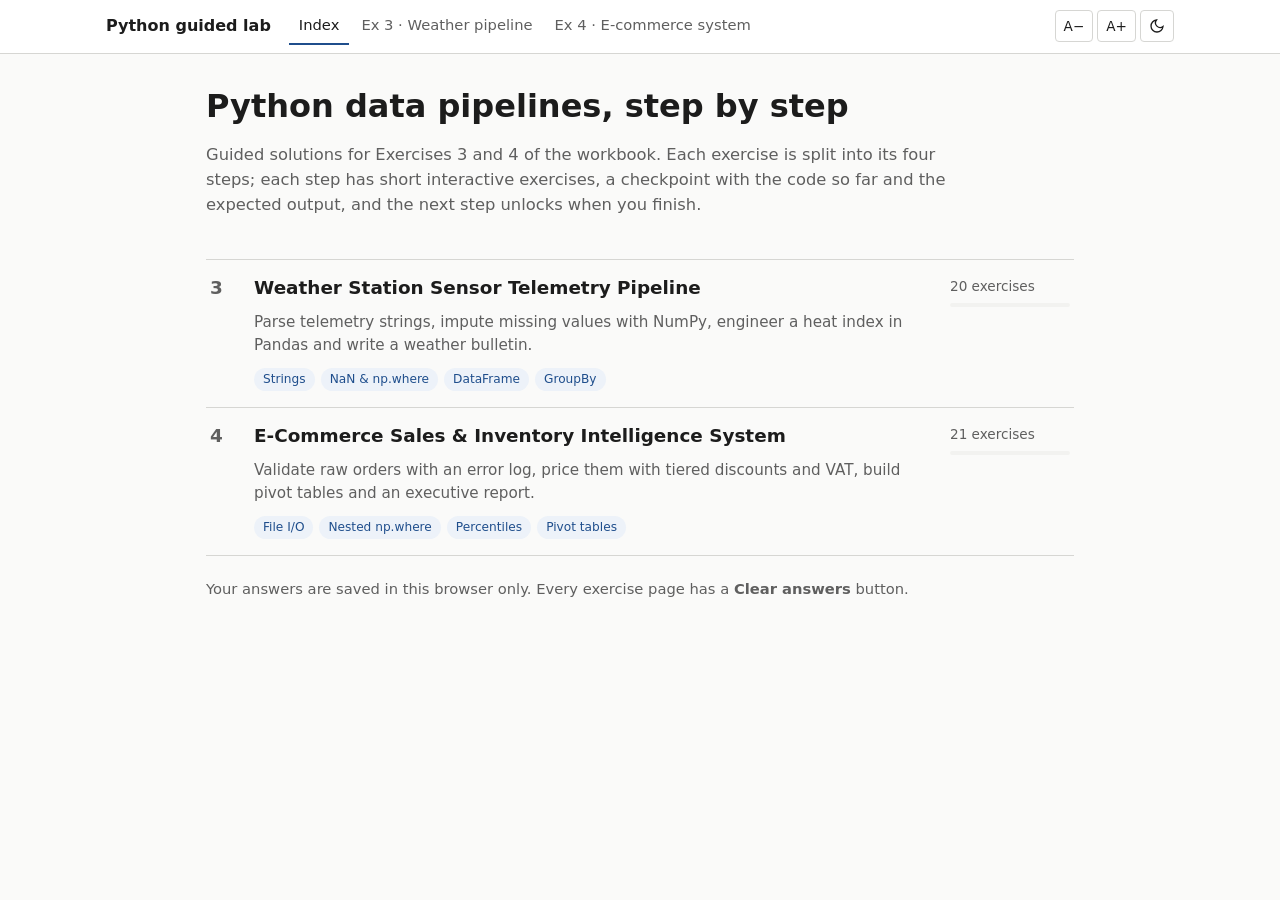
<file: index.html>
<!doctype html>
<html lang="en">
<head>
  <meta charset="utf-8">
  <meta name="viewport" content="width=device-width, initial-scale=1">
  <title>Python Guided Lab</title>
  <meta name="description" content="Step-by-step guided solutions for Exercises 3 and 4 of the Python programming and data analysis workbook.">
  <link rel="icon" href="data:image/svg+xml,%3Csvg xmlns='http://www.w3.org/2000/svg' viewBox='0 0 32 32'%3E%3Crect width='32' height='32' rx='4' fill='%231f4e8c'/%3E%3Ctext x='16' y='23' font-family='Arial' font-size='18' font-weight='700' fill='white' text-anchor='middle'%3EPy%3C/text%3E%3C/svg%3E">
  <script>try{var d=document.documentElement,t=localStorage.getItem('py-theme'),s=localStorage.getItem('py-scale');if(t)d.dataset.theme=t;if(s)d.style.setProperty('--scale',s)}catch(e){}</script>
  <link rel="stylesheet" href="css/base.css">
  <link rel="stylesheet" href="css/exercises.css">
  <link rel="stylesheet" href="css/guide.css">
</head>
<body>
  <header class="topbar" data-page="home"></header>

  <main class="page page-narrow">
    <section class="hero">
      <h1>Python data pipelines, step by step</h1>
      <p class="lead">Guided solutions for Exercises 3 and 4 of the workbook. Each exercise is split into its four steps; each step has short interactive exercises, a checkpoint with the code so far and the expected output, and the next step unlocks when you finish.</p>
    </section>

    <ol class="toc">
      <li>
        <a href="exercise3.html" data-key="EX3">
          <span class="n">3</span>
          <h2>Weather Station Sensor Telemetry Pipeline</h2>
          <p>Parse telemetry strings, impute missing values with NumPy, engineer a heat index in Pandas and write a weather bulletin.</p>
          <span class="count"></span>
          <span class="meta"><span class="chip">Strings</span><span class="chip">NaN &amp; np.where</span><span class="chip">DataFrame</span><span class="chip">GroupBy</span></span>
        </a>
      </li>
      <li>
        <a href="exercise4.html" data-key="EX4">
          <span class="n">4</span>
          <h2>E-Commerce Sales &amp; Inventory Intelligence System</h2>
          <p>Validate raw orders with an error log, price them with tiered discounts and VAT, build pivot tables and an executive report.</p>
          <span class="count"></span>
          <span class="meta"><span class="chip">File I/O</span><span class="chip">Nested np.where</span><span class="chip">Percentiles</span><span class="chip">Pivot tables</span></span>
        </a>
      </li>
    </ol>

    <p style="margin-top:22px;color:var(--muted);font-size:.92rem">Your answers are saved in this browser only. Every exercise page has a <b>Clear answers</b> button.</p>
  </main>

  <script src="js/core.js"></script>
  <script src="js/engine.js"></script>
  <script src="js/data-ex3.js"></script>
  <script src="js/data-ex4.js"></script>
  <script>
    document.querySelectorAll('.toc a[data-key]').forEach(function (link) {
      var p = Engine.progress(window[link.dataset.key]);
      var pct = p.total ? Math.round(100 * p.done / p.total) : 0;
      link.querySelector('.count').innerHTML = (p.done ? p.done + ' of ' + p.total + ' done' : p.total + ' exercises')
        + '<span class="bar"><span style="width:' + pct + '%"></span></span>';
    });
  </script>
</body>
</html>
</file>
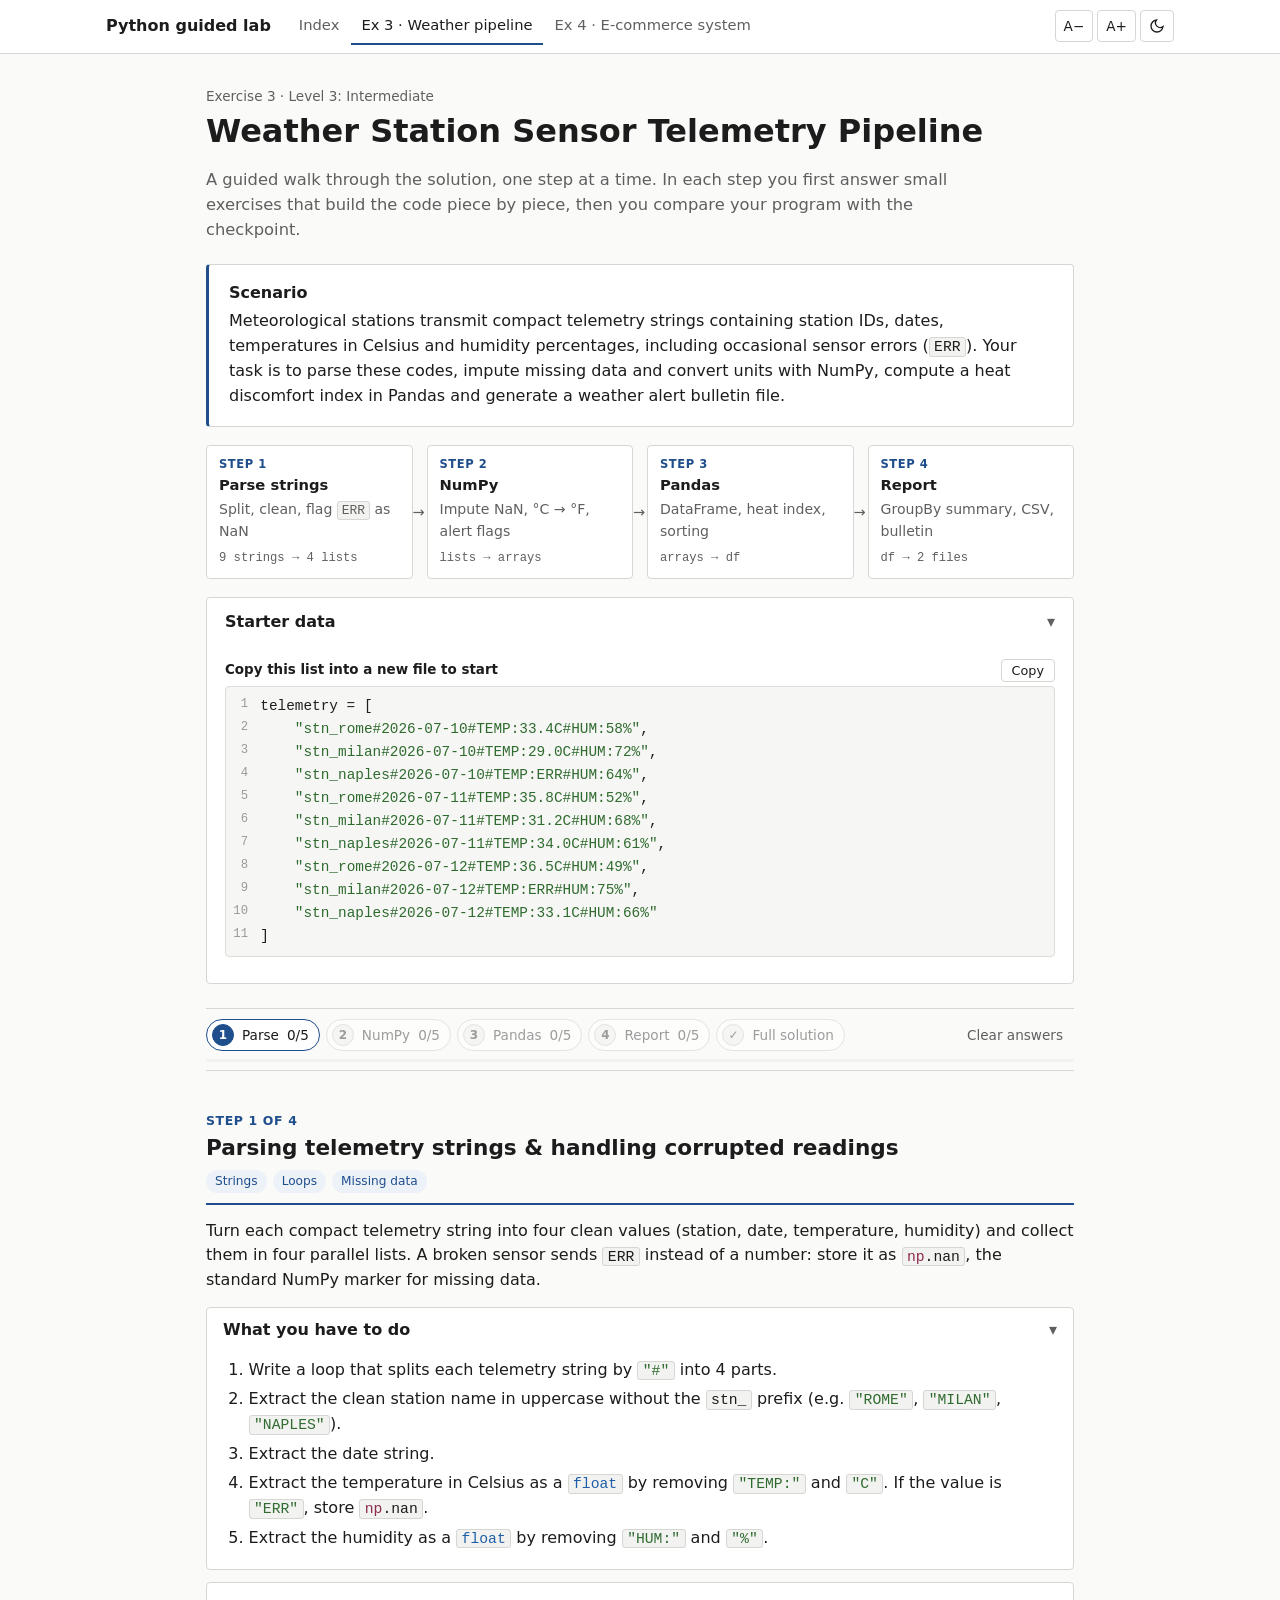
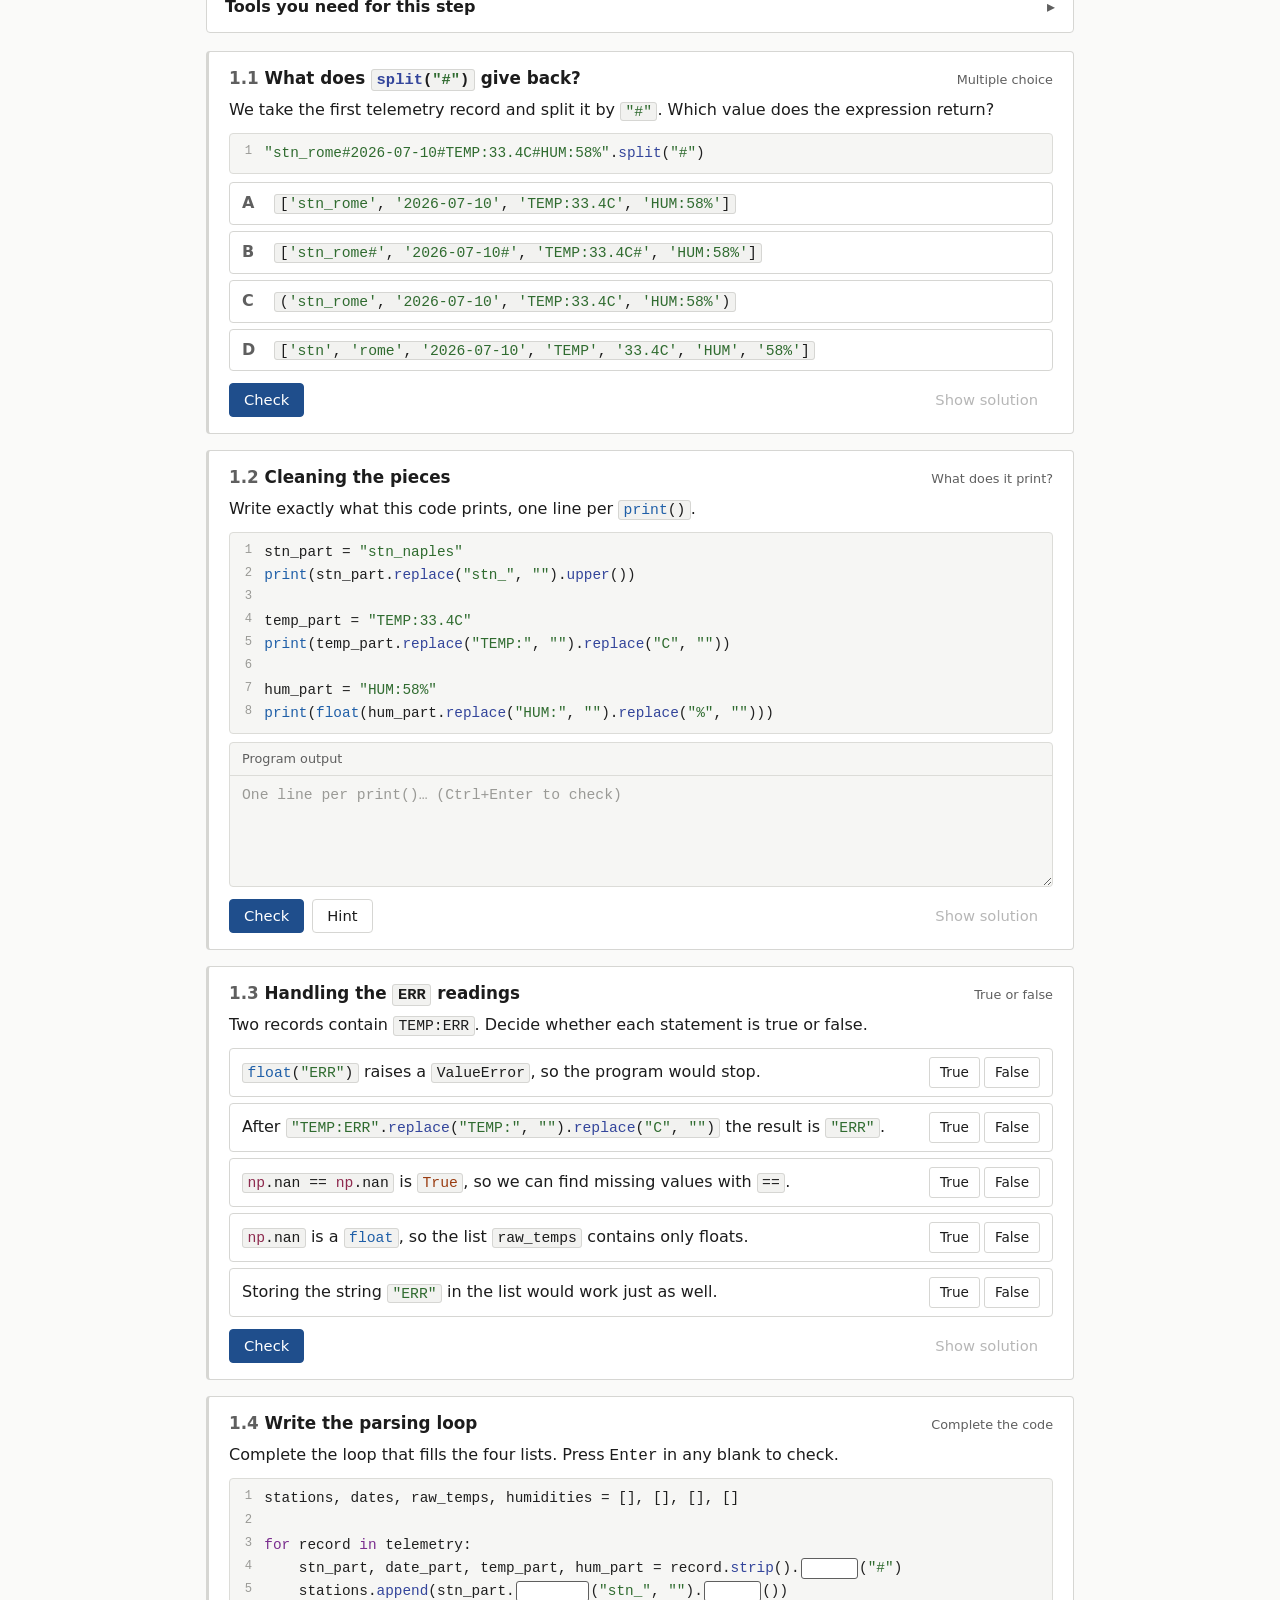
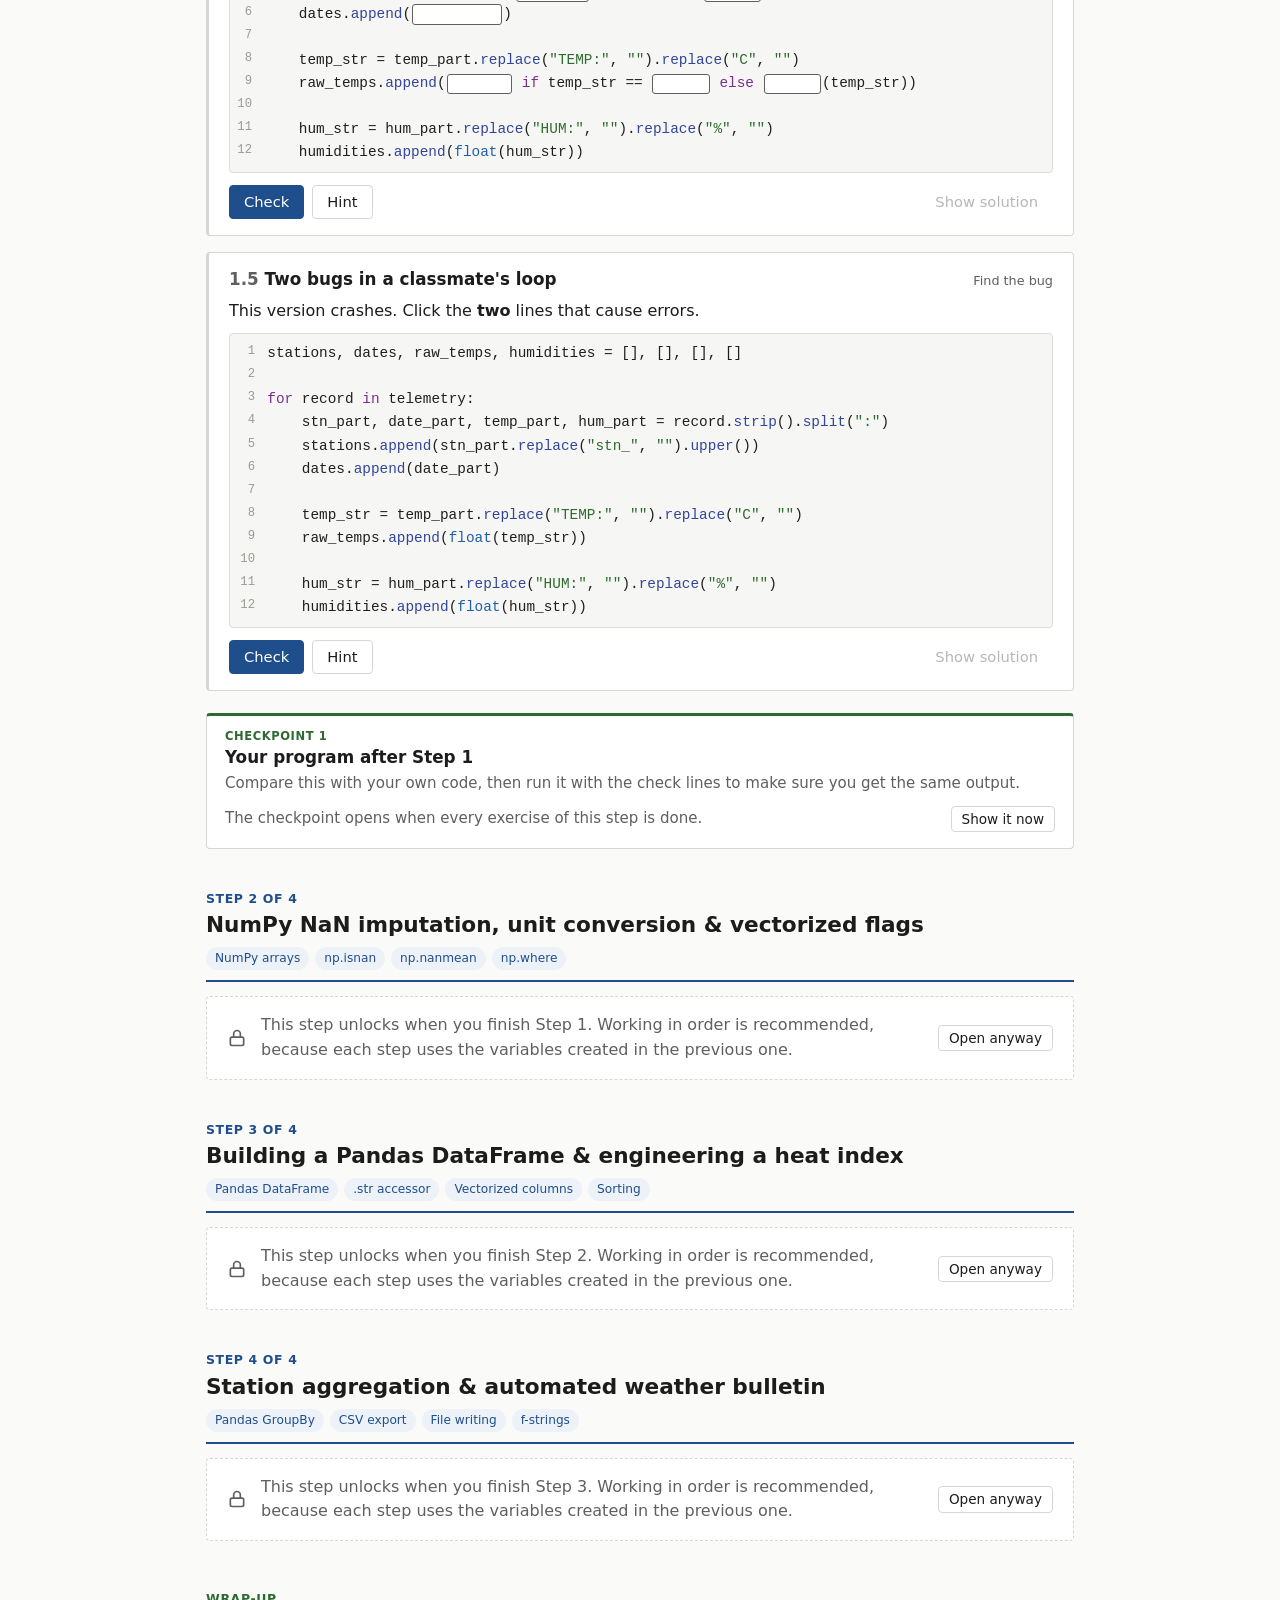
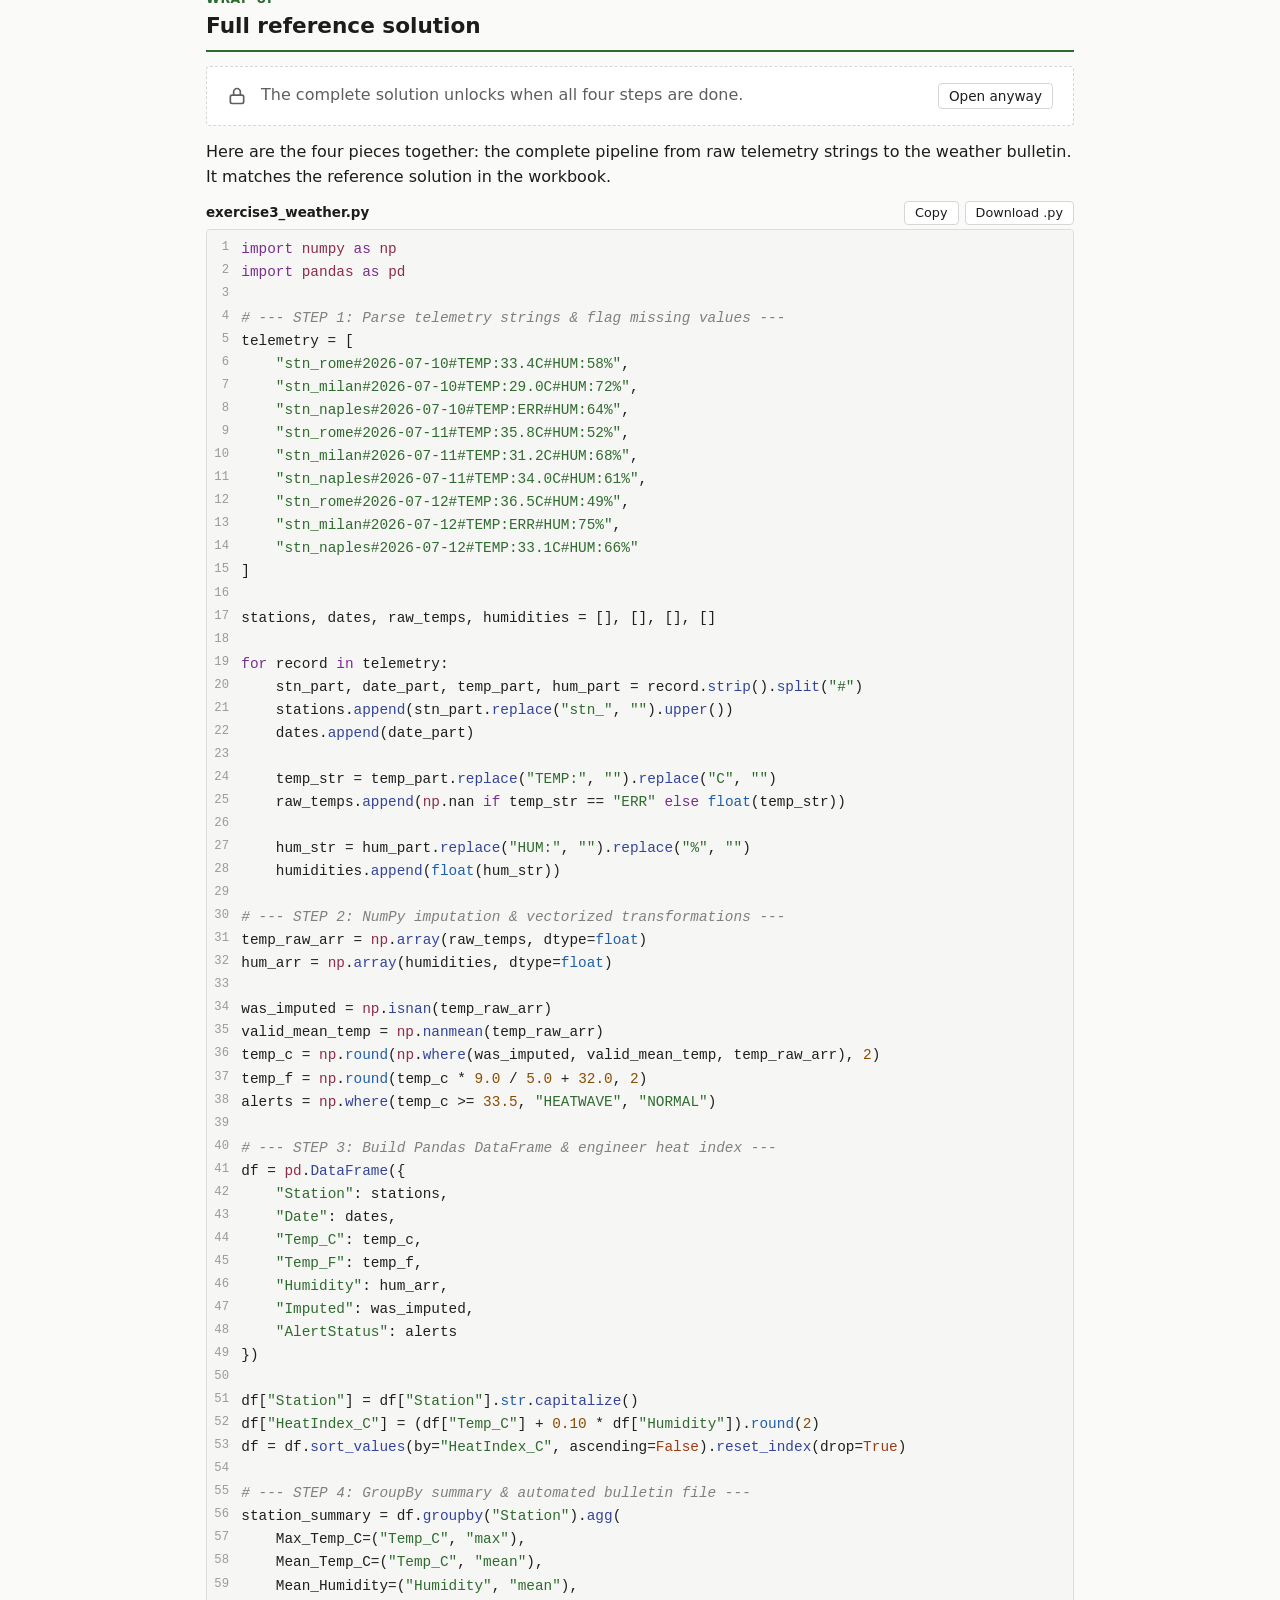
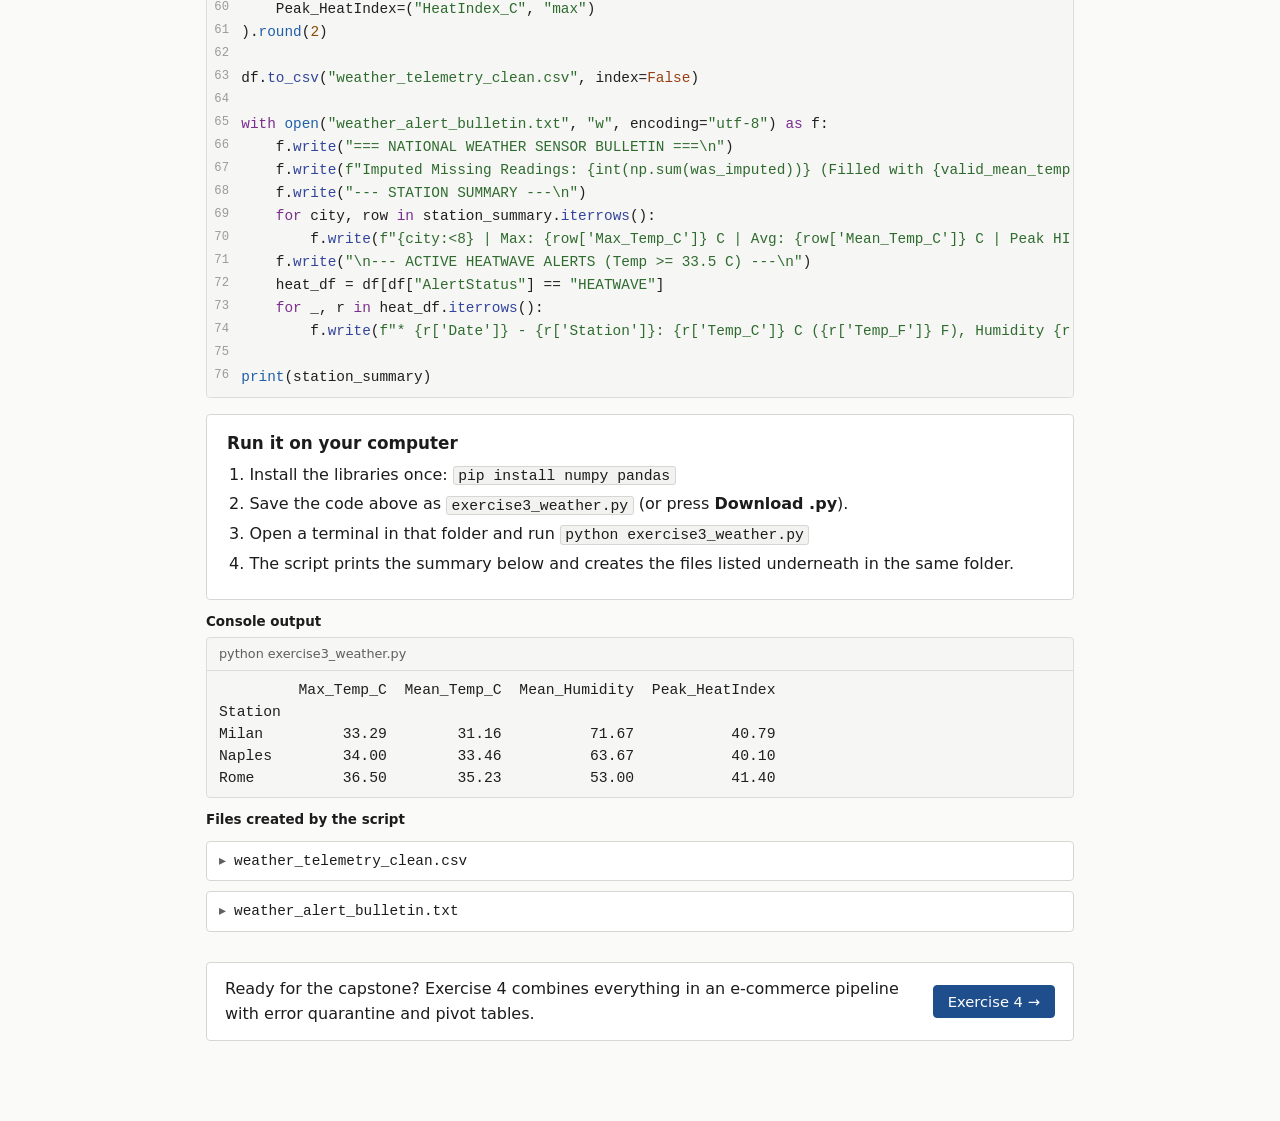
<file: exercise3.html>
<!doctype html>
<html lang="en">
<head>
  <meta charset="utf-8">
  <meta name="viewport" content="width=device-width, initial-scale=1">
  <title>Weather Sensor Pipeline</title>
  <meta name="description" content="Guided, step-by-step solution of Exercise 3: weather station telemetry pipeline with strings, NumPy and Pandas.">
  <link rel="icon" href="data:image/svg+xml,%3Csvg xmlns='http://www.w3.org/2000/svg' viewBox='0 0 32 32'%3E%3Crect width='32' height='32' rx='4' fill='%231f4e8c'/%3E%3Ctext x='16' y='23' font-family='Arial' font-size='18' font-weight='700' fill='white' text-anchor='middle'%3EPy%3C/text%3E%3C/svg%3E">
  <script>try{var d=document.documentElement,t=localStorage.getItem('py-theme'),s=localStorage.getItem('py-scale');if(t)d.dataset.theme=t;if(s)d.style.setProperty('--scale',s)}catch(e){}</script>
  <link rel="stylesheet" href="css/base.css">
  <link rel="stylesheet" href="css/exercises.css">
  <link rel="stylesheet" href="css/guide.css">
</head>
<body>
  <header class="topbar" data-page="ex3"></header>

  <main class="page page-narrow">
    <section class="hero">
      <span class="eyebrow">Exercise 3 · Level 3: Intermediate</span>
      <h1>Weather Station Sensor Telemetry Pipeline</h1>
      <p class="lead">A guided walk through the solution, one step at a time. In each step you first answer small exercises that build the code piece by piece, then you compare your program with the checkpoint.</p>
    </section>

    <section class="card scenario">
      <h2>Scenario</h2>
      <p>Meteorological stations transmit compact telemetry strings containing station IDs, dates, temperatures in Celsius and humidity percentages, including occasional sensor errors (<code>ERR</code>). Your task is to parse these codes, impute missing data and convert units with NumPy, compute a heat discomfort index in Pandas and generate a weather alert bulletin file.</p>
    </section>

    <ol class="pipeline" aria-label="The four steps of the pipeline">
      <li><b>Parse strings</b>Split, clean, flag <code>ERR</code> as NaN<span class="io">9 strings → 4 lists</span></li>
      <li><b>NumPy</b>Impute NaN, °C → °F, alert flags<span class="io">lists → arrays</span></li>
      <li><b>Pandas</b>DataFrame, heat index, sorting<span class="io">arrays → df</span></li>
      <li><b>Report</b>GroupBy summary, CSV, bulletin<span class="io">df → 2 files</span></li>
    </ol>

    <details class="theory" open>
      <summary>Starter data</summary>
      <div class="theory-body" id="starter"></div>
    </details>

    <nav class="stepper" id="stepper" aria-label="Progress through the steps"></nav>
    <div id="steps"></div>
  </main>

  <script src="js/core.js"></script>
  <script src="js/engine.js"></script>
  <script src="js/data-ex3.js"></script>
  <script>
    document.addEventListener('DOMContentLoaded', function () {
      document.getElementById('starter').appendChild(App.codeWithTools(window.EX3.starter, { label: 'Copy this list into a new file to start' }));
      Engine.guide({
        data: window.EX3,
        root: document.getElementById('steps'),
        stepper: document.getElementById('stepper'),
        next: { href: 'exercise4.html', label: 'Exercise 4', text: 'Ready for the capstone? Exercise 4 combines everything in an e-commerce pipeline with error quarantine and pivot tables.' }
      });
    });
  </script>
</body>
</html>
</file>
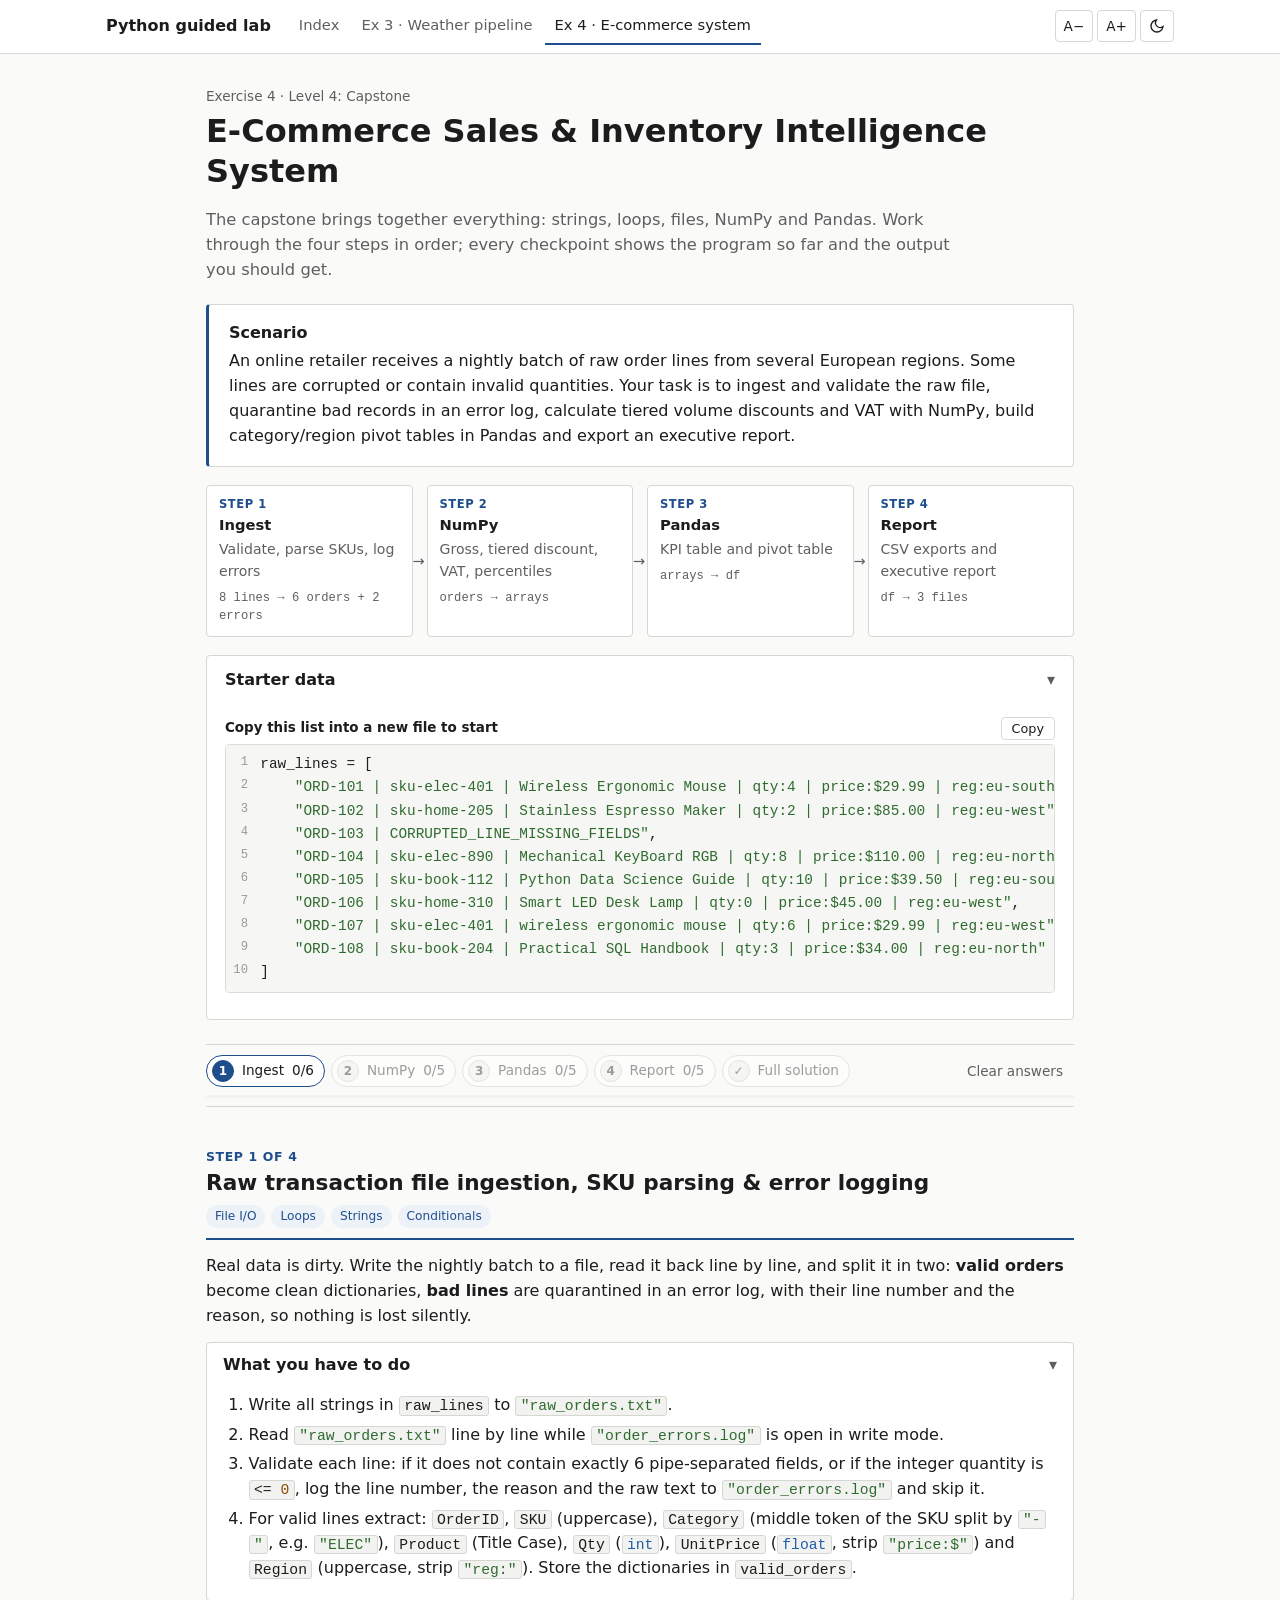
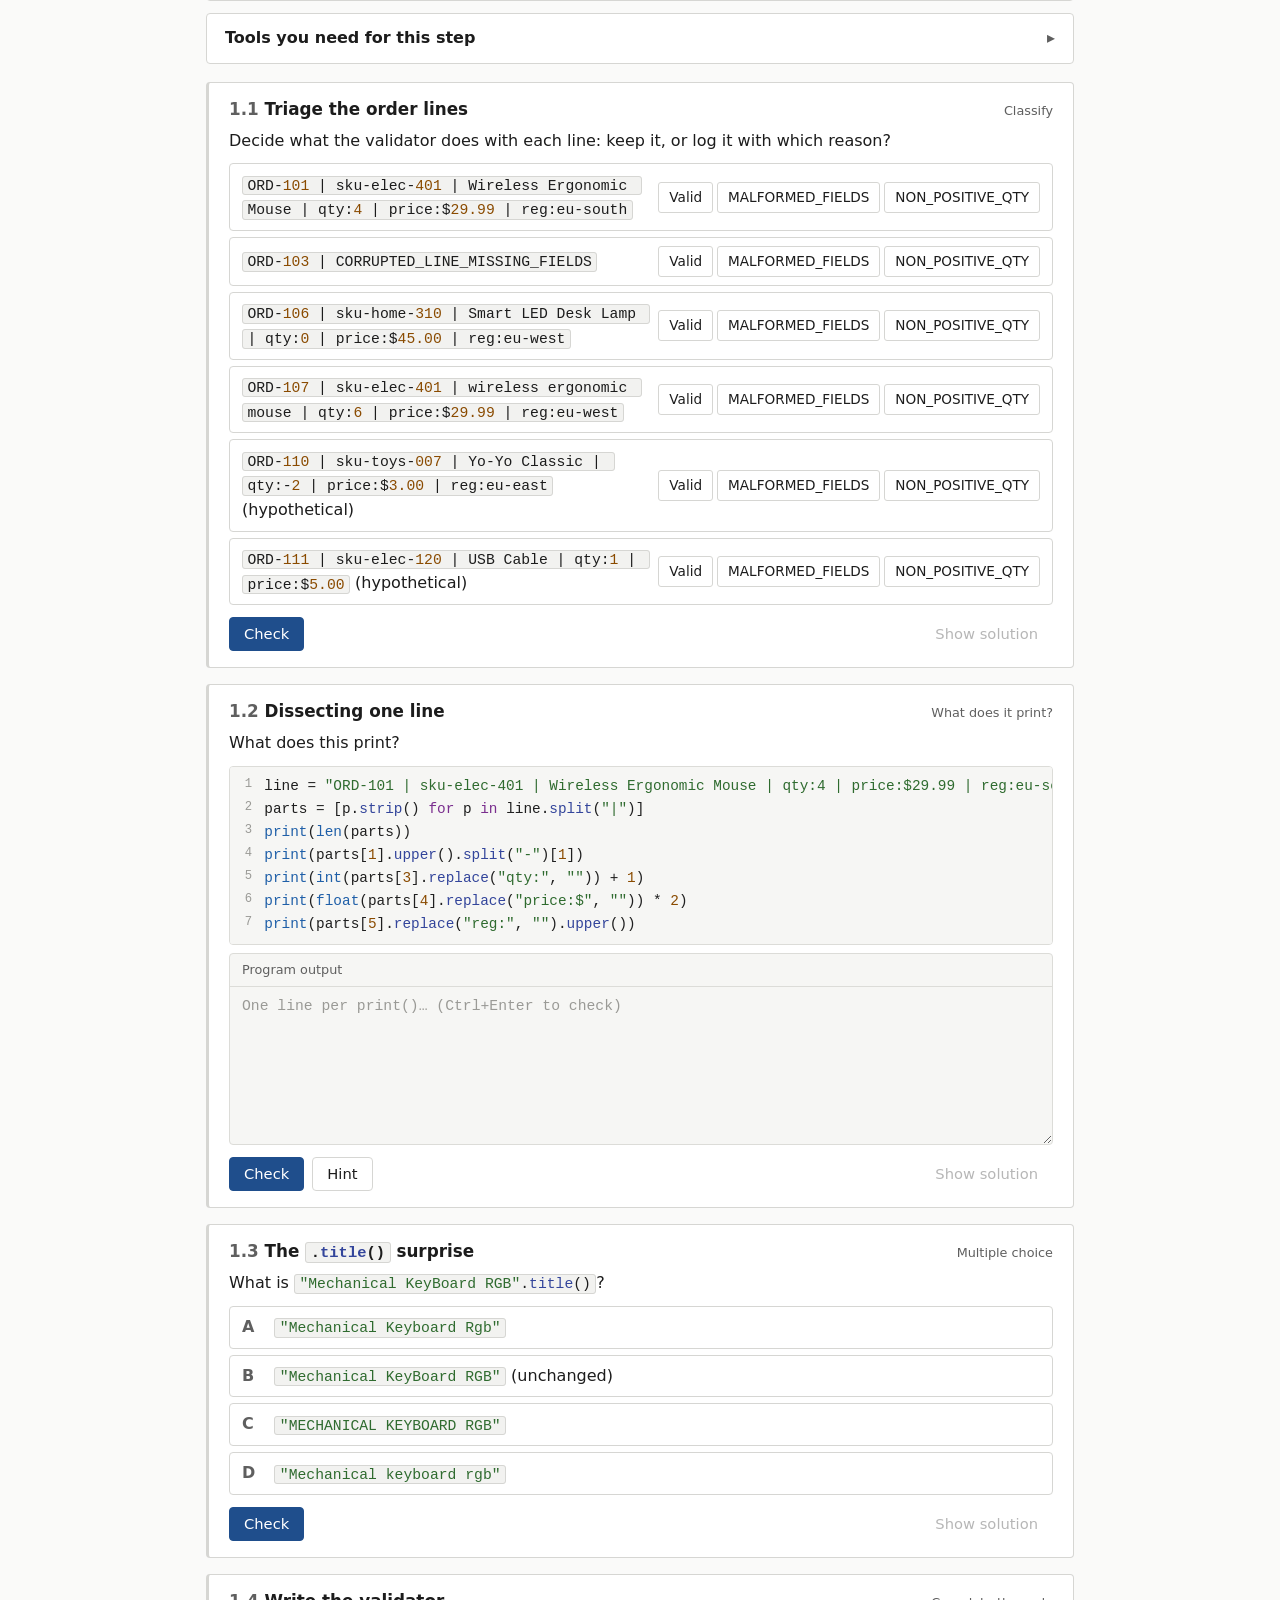
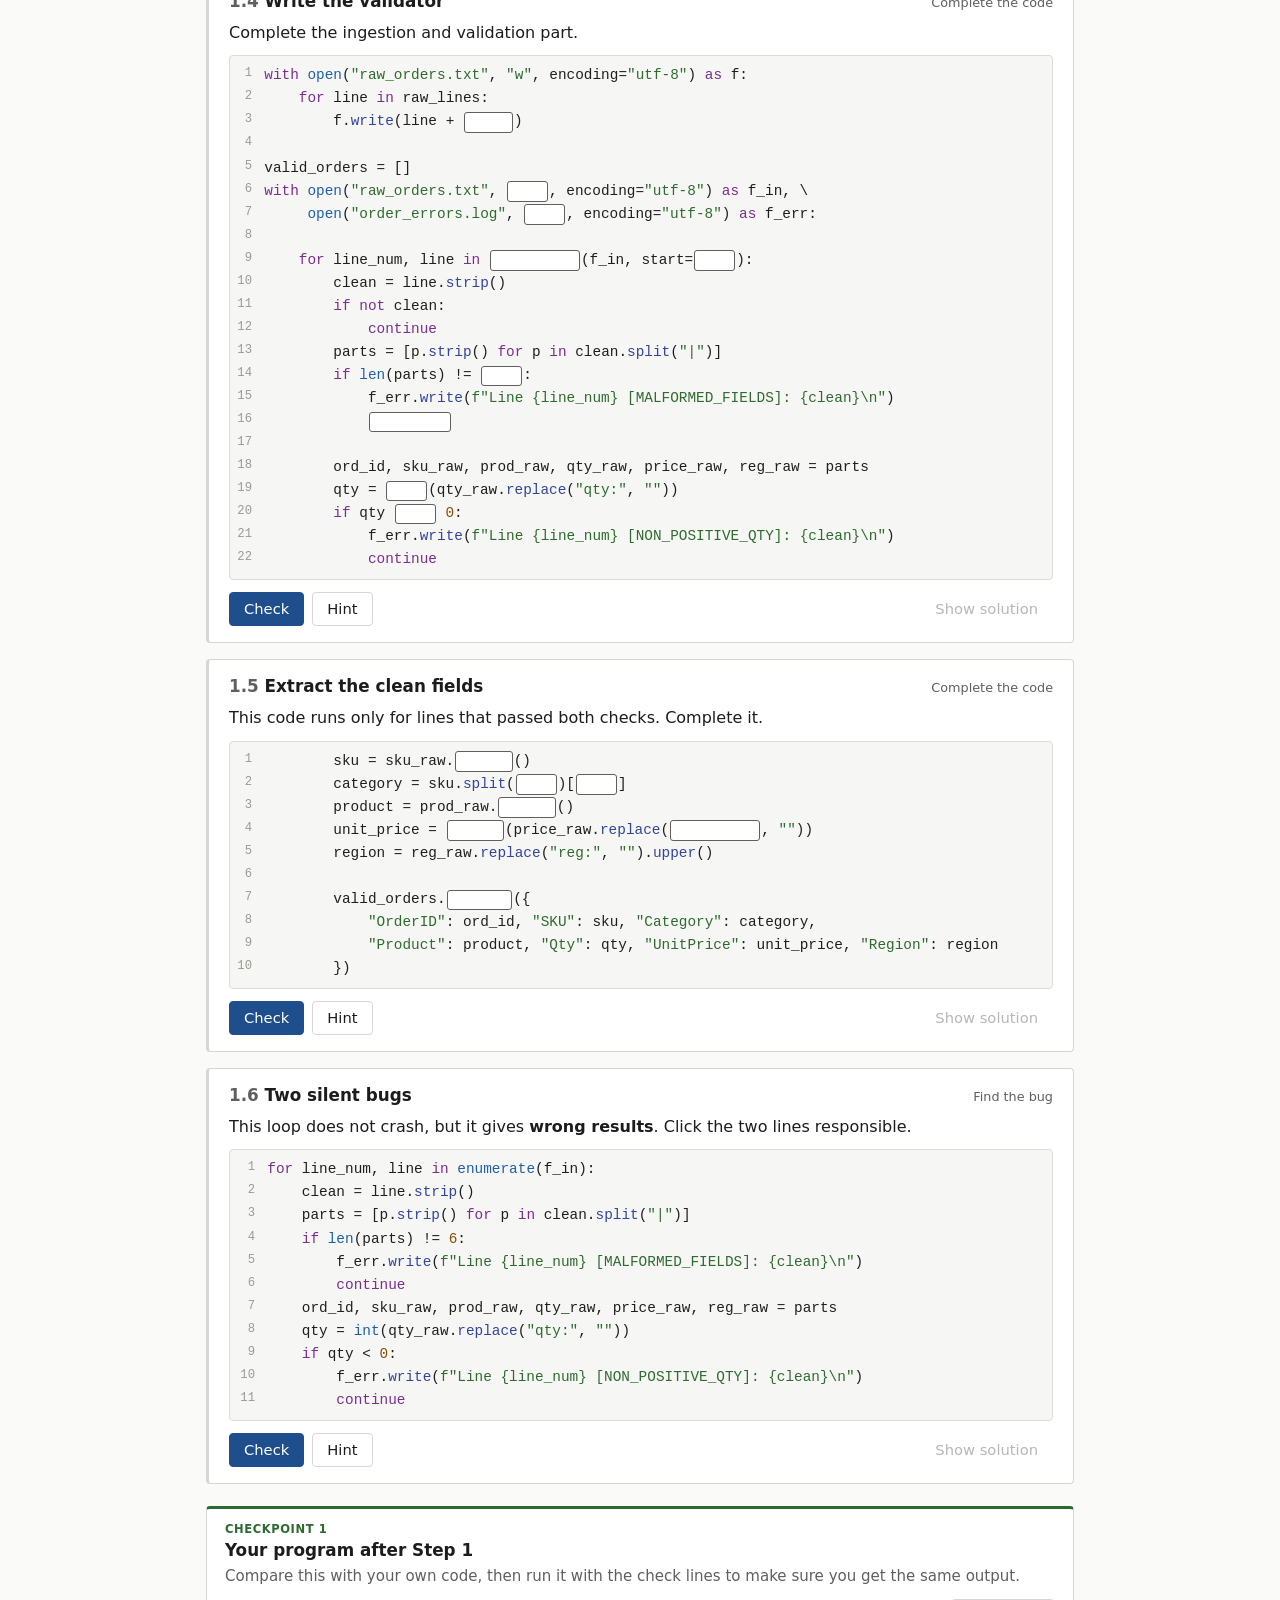
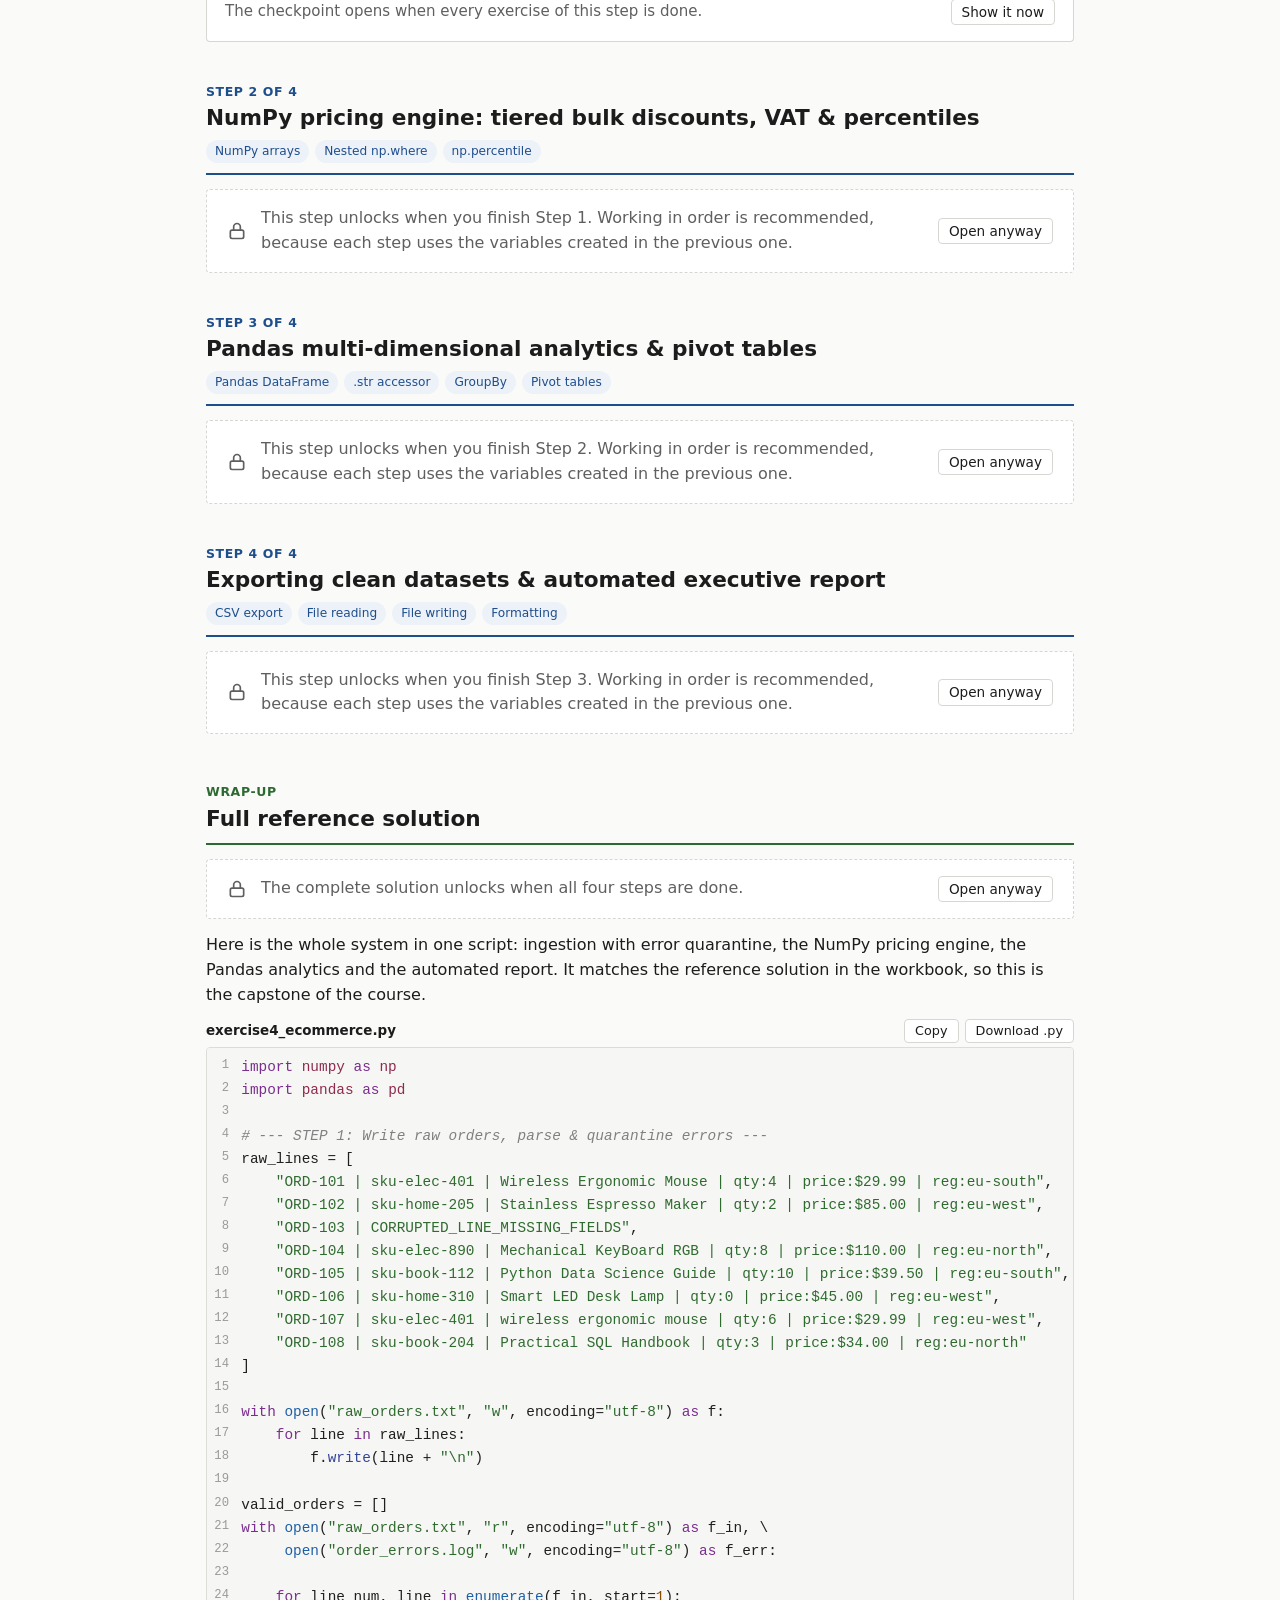
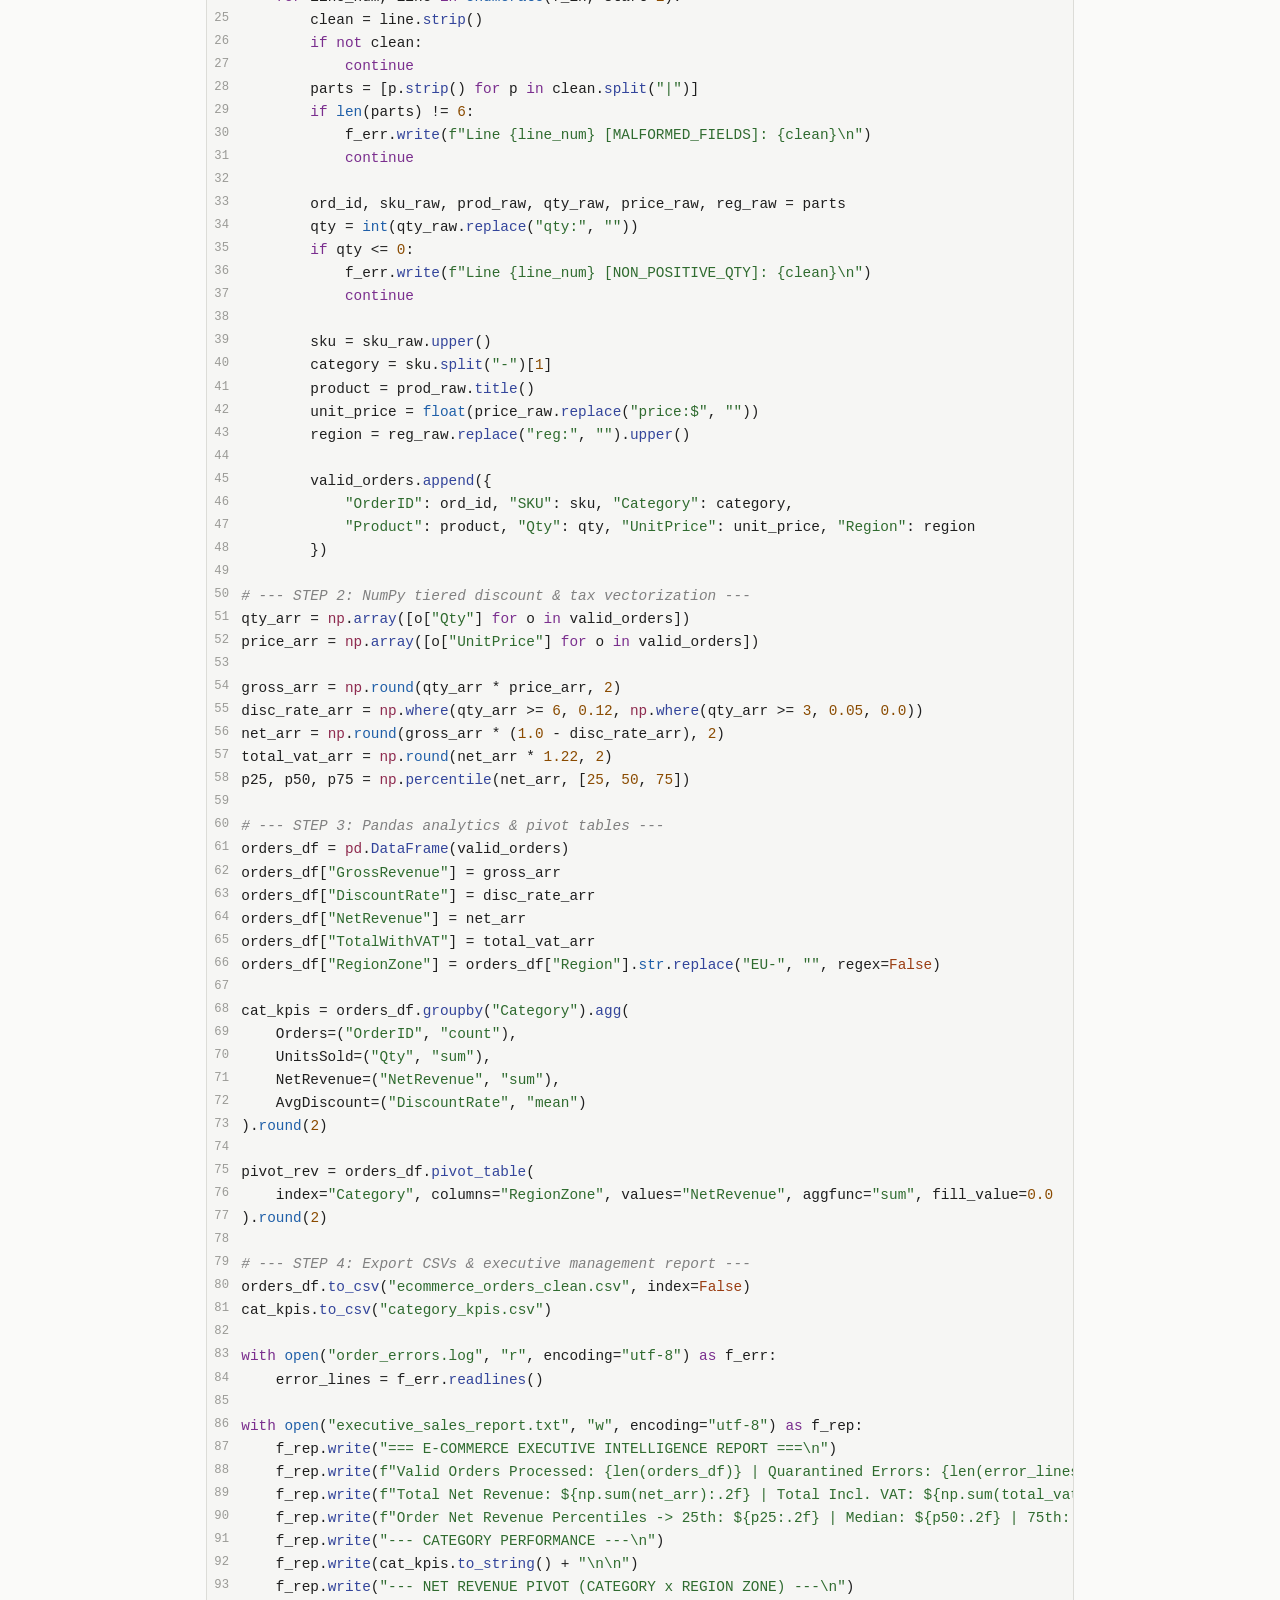
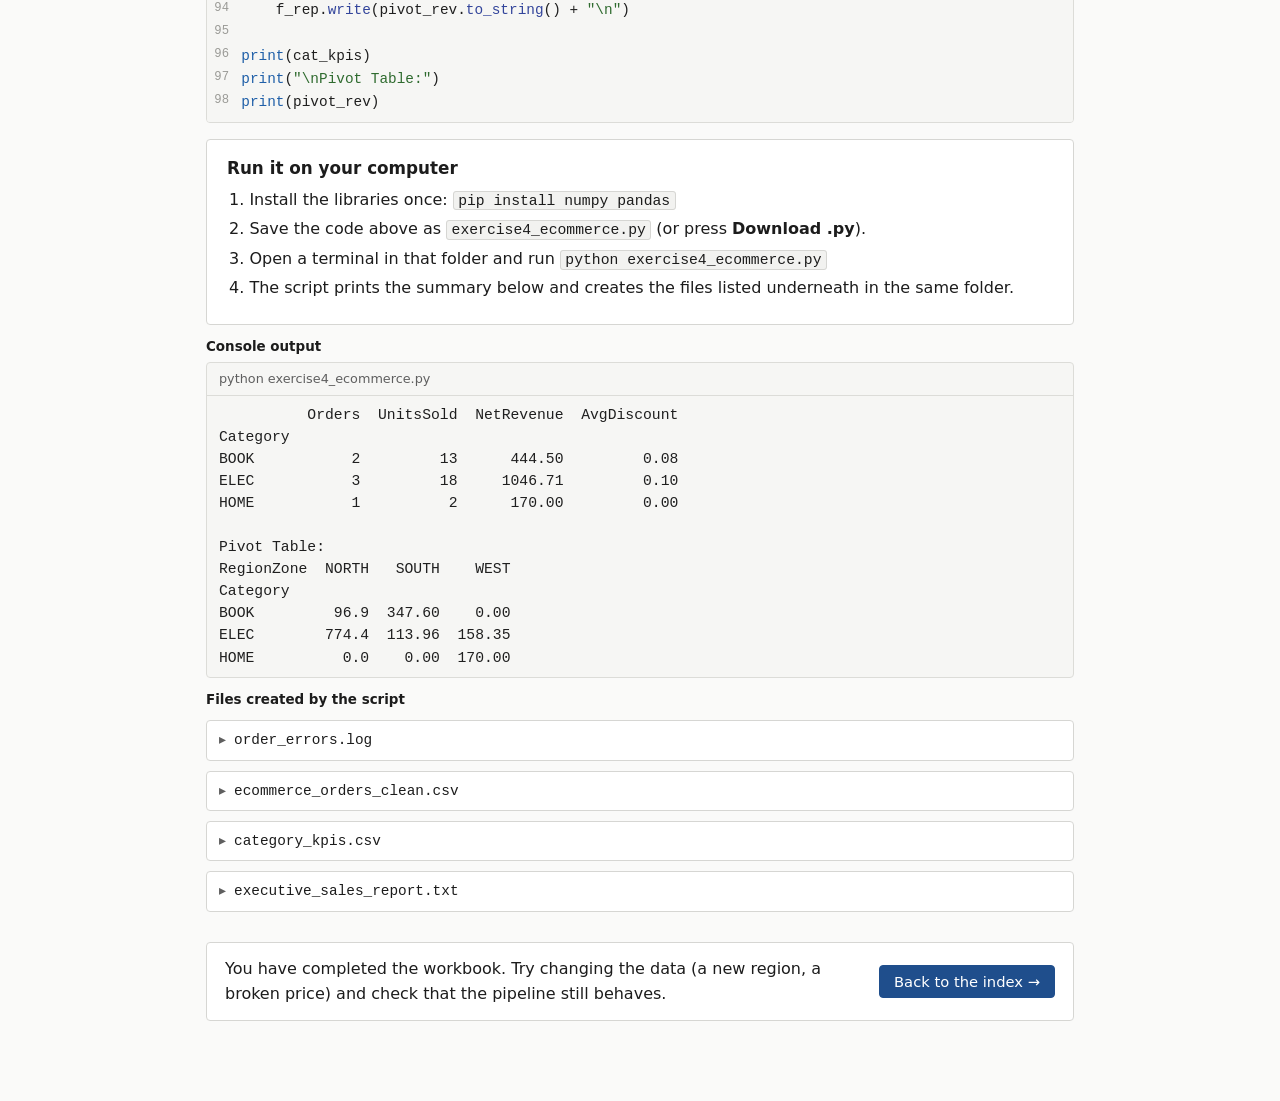
<file: exercise4.html>
<!doctype html>
<html lang="en">
<head>
  <meta charset="utf-8">
  <meta name="viewport" content="width=device-width, initial-scale=1">
  <title>E-Commerce Sales Pipeline</title>
  <meta name="description" content="Guided, step-by-step solution of Exercise 4: e-commerce sales and inventory intelligence system with file I/O, NumPy and Pandas.">
  <link rel="icon" href="data:image/svg+xml,%3Csvg xmlns='http://www.w3.org/2000/svg' viewBox='0 0 32 32'%3E%3Crect width='32' height='32' rx='4' fill='%231f4e8c'/%3E%3Ctext x='16' y='23' font-family='Arial' font-size='18' font-weight='700' fill='white' text-anchor='middle'%3EPy%3C/text%3E%3C/svg%3E">
  <script>try{var d=document.documentElement,t=localStorage.getItem('py-theme'),s=localStorage.getItem('py-scale');if(t)d.dataset.theme=t;if(s)d.style.setProperty('--scale',s)}catch(e){}</script>
  <link rel="stylesheet" href="css/base.css">
  <link rel="stylesheet" href="css/exercises.css">
  <link rel="stylesheet" href="css/guide.css">
</head>
<body>
  <header class="topbar" data-page="ex4"></header>

  <main class="page page-narrow">
    <section class="hero">
      <span class="eyebrow">Exercise 4 · Level 4: Capstone</span>
      <h1>E-Commerce Sales &amp; Inventory Intelligence System</h1>
      <p class="lead">The capstone brings together everything: strings, loops, files, NumPy and Pandas. Work through the four steps in order; every checkpoint shows the program so far and the output you should get.</p>
    </section>

    <section class="card scenario">
      <h2>Scenario</h2>
      <p>An online retailer receives a nightly batch of raw order lines from several European regions. Some lines are corrupted or contain invalid quantities. Your task is to ingest and validate the raw file, quarantine bad records in an error log, calculate tiered volume discounts and VAT with NumPy, build category/region pivot tables in Pandas and export an executive report.</p>
    </section>

    <ol class="pipeline" aria-label="The four steps of the pipeline">
      <li><b>Ingest</b>Validate, parse SKUs, log errors<span class="io">8 lines → 6 orders + 2 errors</span></li>
      <li><b>NumPy</b>Gross, tiered discount, VAT, percentiles<span class="io">orders → arrays</span></li>
      <li><b>Pandas</b>KPI table and pivot table<span class="io">arrays → df</span></li>
      <li><b>Report</b>CSV exports and executive report<span class="io">df → 3 files</span></li>
    </ol>

    <details class="theory" open>
      <summary>Starter data</summary>
      <div class="theory-body" id="starter"></div>
    </details>

    <nav class="stepper" id="stepper" aria-label="Progress through the steps"></nav>
    <div id="steps"></div>
  </main>

  <script src="js/core.js"></script>
  <script src="js/engine.js"></script>
  <script src="js/data-ex4.js"></script>
  <script>
    document.addEventListener('DOMContentLoaded', function () {
      document.getElementById('starter').appendChild(App.codeWithTools(window.EX4.starter, { label: 'Copy this list into a new file to start' }));
      Engine.guide({
        data: window.EX4,
        root: document.getElementById('steps'),
        stepper: document.getElementById('stepper'),
        next: { href: 'index.html', label: 'Back to the index', text: 'You have completed the workbook. Try changing the data (a new region, a broken price) and check that the pipeline still behaves.' }
      });
    });
  </script>
</body>
</html>
</file>
<file: css/base.css>
/* =========================================================
   Python guided lab — base styles (layout, top bar, buttons)
   ========================================================= */

:root {
  --scale: 1;
  --bg: #fafaf9;
  --surface: #ffffff;
  --surface-2: #f2f2f0;
  --border: #d6d6d3;
  --text: #1c1c1c;
  --muted: #5f5f5f;
  --accent: #1f4e8c;
  --accent-hover: #173d6e;
  --accent-soft: #edf2f9;
  --on-accent: #ffffff;
  --ok: #2d6a31;
  --ok-soft: #edf5ed;
  --bad: #a32b2b;
  --bad-soft: #f8eded;
  --warn: #7a5300;
  --warn-soft: #f7f1e3;
  --radius: 4px;

  /* code editor */
  --code-bg: #f6f6f4;
  --code-border: #dcdcd8;
  --code-text: #1f1f1f;
  --code-ln: #9a9a96;
  --syn-kw: #7a2e8e;
  --syn-type: #1f5fa8;
  --syn-num: #8a4b00;
  --syn-str: #2f6b2f;
  --syn-com: #808080;
  --syn-cls: #8e2b4f;
  --syn-fn: #33459b;
  --syn-lit: #9a3d12;

  --font: system-ui, -apple-system, "Segoe UI", Roboto, "Helvetica Neue", Arial, sans-serif;
  --mono: ui-monospace, "Cascadia Code", "JetBrains Mono", Consolas, "Liberation Mono", monospace;
  color-scheme: light;
}

@media (prefers-color-scheme: dark) {
  :root:not([data-theme="light"]) {
    --bg: #141414;
    --surface: #1c1c1c;
    --surface-2: #242424;
    --border: #363636;
    --text: #e4e4e2;
    --muted: #a0a0a0;
    --accent: #8db4e8;
    --accent-hover: #a9c7ef;
    --accent-soft: #1f2a38;
    --on-accent: #10161f;
    --ok: #79c27d;
    --ok-soft: #1b2a1c;
    --bad: #e88b8b;
    --bad-soft: #331d1d;
    --warn: #d9b36a;
    --warn-soft: #2e2715;
    --code-bg: #181818;
    --code-border: #2e2e2e;
    --code-text: #dcdcdc;
    --code-ln: #666666;
    --syn-kw: #c99ad6;
    --syn-type: #8fb8e8;
    --syn-num: #e0b47a;
    --syn-str: #9cc79c;
    --syn-com: #7c7c7c;
    --syn-cls: #e3a0b8;
    --syn-fn: #a8b8ef;
    --syn-lit: #e6a07a;
    color-scheme: dark;
  }
}

:root[data-theme="dark"] {
  --bg: #141414;
  --surface: #1c1c1c;
  --surface-2: #242424;
  --border: #363636;
  --text: #e4e4e2;
  --muted: #a0a0a0;
  --accent: #8db4e8;
  --accent-hover: #a9c7ef;
  --accent-soft: #1f2a38;
  --on-accent: #10161f;
  --ok: #79c27d;
  --ok-soft: #1b2a1c;
  --bad: #e88b8b;
  --bad-soft: #331d1d;
  --warn: #d9b36a;
  --warn-soft: #2e2715;
  --code-bg: #181818;
  --code-border: #2e2e2e;
  --code-text: #dcdcdc;
  --code-ln: #666666;
  --syn-kw: #c99ad6;
  --syn-type: #8fb8e8;
  --syn-num: #e0b47a;
  --syn-str: #9cc79c;
  --syn-com: #7c7c7c;
  --syn-cls: #e3a0b8;
  --syn-fn: #a8b8ef;
  --syn-lit: #e6a07a;
  color-scheme: dark;
}

*, *::before, *::after { box-sizing: border-box; }

html {
  font-size: calc(16px * var(--scale));
  -webkit-text-size-adjust: 100%;
  scroll-padding-top: 70px;
}

body {
  margin: 0;
  background: var(--bg);
  color: var(--text);
  font-family: var(--font);
  line-height: 1.55;
  min-height: 100vh;
  overflow-x: hidden;
}

a { color: var(--accent); }
code, kbd, pre { font-family: var(--mono); }
:not(pre) > code {
  background: var(--surface-2);
  border: 1px solid var(--border);
  border-radius: 3px;
  padding: .05em .3em;
  font-size: .92em;
  overflow-wrap: anywhere;
  -webkit-box-decoration-break: clone;
  box-decoration-break: clone;
}

h1, h2, h3 { line-height: 1.25; margin: 0 0 .5em; font-weight: 650; }
h1 { font-size: clamp(1.5rem, 3.5vw, 2rem); }
h2 { font-size: 1.25rem; }
h3 { font-size: 1.05rem; }
p { margin: 0 0 .8em; }

/* ---------- Top bar ---------- */
.topbar {
  position: sticky;
  top: 0;
  z-index: 50;
  background: var(--surface);
  border-bottom: 1px solid var(--border);
}
.topbar-inner {
  max-width: 1100px;
  margin: 0 auto;
  padding: 8px 16px;
  display: flex;
  align-items: center;
  gap: 18px;
  flex-wrap: wrap;
}
.brand { font-weight: 700; color: var(--text); text-decoration: none; white-space: nowrap; }
.nav {
  display: flex; gap: 2px; overflow-x: auto; scrollbar-width: none;
  flex: 1 1 auto; min-width: 0;
}
.nav::-webkit-scrollbar { display: none; }
.nav a {
  white-space: nowrap; text-decoration: none; color: var(--muted);
  padding: 6px 10px; font-size: .92rem; border-bottom: 2px solid transparent;
}
.nav a:hover { color: var(--text); }
.nav a[aria-current="page"] { color: var(--text); border-bottom-color: var(--accent); }

.tools { display: flex; align-items: center; gap: 4px; margin-left: auto; }
.icon-btn {
  height: 32px; min-width: 32px; padding: 0 8px;
  display: inline-grid; place-items: center;
  border: 1px solid var(--border); background: var(--surface); color: var(--text);
  border-radius: var(--radius); cursor: pointer; font: inherit; font-size: .85rem;
}
.icon-btn:hover { background: var(--surface-2); }
.icon-btn svg { width: 16px; height: 16px; }

/* ---------- Buttons ---------- */
.btn {
  display: inline-flex; align-items: center; justify-content: center; gap: 6px;
  padding: 7px 14px; border-radius: var(--radius); border: 1px solid var(--border);
  background: var(--surface); color: var(--text); font: inherit; font-size: .92rem;
  cursor: pointer; text-decoration: none; line-height: 1.2;
}
.btn:hover { background: var(--surface-2); }
.btn:disabled { opacity: .45; cursor: not-allowed; }
.btn-primary { background: var(--accent); border-color: var(--accent); color: var(--on-accent); }
.btn-primary:hover { background: var(--accent-hover); border-color: var(--accent-hover); }
.btn-ghost { background: transparent; border-color: transparent; color: var(--muted); }
.btn-ghost:hover { background: var(--surface-2); color: var(--text); }
.btn-sm { padding: 4px 10px; font-size: .85rem; }
.btn-lg { padding: 9px 18px; font-size: 1rem; }

:focus-visible { outline: 2px solid var(--accent); outline-offset: 2px; }

/* ---------- Page container ---------- */
.page { max-width: 1100px; margin: 0 auto; padding: 28px 16px 80px; }
.page-narrow { max-width: 900px; }

.hero { padding: 4px 0 8px; }
.eyebrow { display: block; font-size: .85rem; color: var(--muted); margin-bottom: 4px; }
.lead { font-size: 1.02rem; color: var(--muted); max-width: 72ch; }

.card {
  background: var(--surface); border: 1px solid var(--border);
  border-radius: var(--radius); padding: 18px 20px;
}

/* ---------- Theory reminders ---------- */
details.theory {
  background: var(--surface); border: 1px solid var(--border); border-radius: var(--radius);
  margin: 18px 0;
}
details.theory > summary {
  cursor: pointer; list-style: none; padding: 12px 18px; font-weight: 650;
  display: flex; align-items: center; gap: 10px;
}
details.theory > summary::-webkit-details-marker { display: none; }
details.theory > summary::after { content: "▸"; margin-left: auto; color: var(--muted); }
details.theory[open] > summary::after { content: "▾"; }
.theory-body { padding: 0 18px 18px; }
.theory-body ul { margin: 0 0 .8em; padding-left: 1.2em; }
.theory-body li { margin: .25em 0; }
.theory-grid { display: grid; grid-template-columns: repeat(auto-fit, minmax(240px, 1fr)); gap: 10px; }
.theory-tip { border-left: 3px solid var(--border); padding: 4px 12px; font-size: .94rem; }
.theory-tip strong { display: block; margin-bottom: 2px; }

/* ---------- Tables ---------- */
.table-wrap { overflow-x: auto; border: 1px solid var(--border); border-radius: var(--radius); }
table.data { width: 100%; border-collapse: collapse; font-size: .92rem; min-width: 520px; }
table.data th, table.data td { padding: 7px 12px; text-align: left; border-bottom: 1px solid var(--border); }
table.data th { background: var(--surface-2); font-weight: 600; }
table.data tr:last-child td { border-bottom: 0; }
table.data td code { white-space: nowrap; }

/* ---------- Footer ---------- */
.footer { text-align: center; color: var(--muted); font-size: .85rem; padding: 30px 16px; }

@media (max-width: 640px) {
  .topbar-inner { gap: 8px; }
  .nav { order: 3; flex-basis: 100%; }
  .page { padding-top: 18px; }
  .card { padding: 14px; }
}

@media print {
  .topbar, .ex-actions, .tools { display: none !important; }
  body { background: #fff; }
}
</file>
<file: css/exercises.css>
/* =========================================================
   Python guided lab — exercise cards, code blocks, guided steps
   ========================================================= */

/* ---------- Progress and index ---------- */
.status-bar { margin: 24px 0 8px; padding: 12px 0; border-top: 1px solid var(--border); border-bottom: 1px solid var(--border); }
.status-inner { display: flex; align-items: center; gap: 12px; flex-wrap: wrap; font-size: .92rem; color: var(--muted); }
.status-inner .reset { margin-left: auto; }
.ex-map { display: flex; gap: 4px; flex-wrap: wrap; margin-top: 8px; }
.ex-map a {
  min-width: 28px; height: 28px; padding: 0 4px; display: grid; place-items: center;
  font-size: .82rem; text-decoration: none; border-radius: 3px;
  border: 1px solid var(--border); color: var(--muted); background: var(--surface);
}
.ex-map a:hover { border-color: var(--accent); color: var(--accent); }
.ex-map a.done { background: var(--surface-2); color: var(--text); border-color: var(--muted); }

/* ---------- Exercise card ---------- */
.ex-list { display: grid; gap: 16px; grid-template-columns: minmax(0, 1fr); }
.ex, .theory-grid > *, .ex-body, .rows, .row-text { min-width: 0; }
.section-title { margin: 28px 0 0; padding-bottom: 6px; border-bottom: 1px solid var(--border); font-size: 1.1rem; }

.ex {
  background: var(--surface); border: 1px solid var(--border); border-radius: var(--radius);
  padding: 16px 20px; border-left: 3px solid var(--border);
}
.ex[data-status="correct"] { border-left-color: var(--ok); }
.ex[data-status="revealed"] { border-left-color: var(--muted); }
.ex[data-status="tried"] { border-left-color: var(--bad); }

.ex-head { display: flex; align-items: baseline; gap: 12px; margin-bottom: 8px; flex-wrap: wrap; }
.ex-head h3 { margin: 0; flex: 1 1 auto; }
.ex-num { color: var(--muted); font-weight: 600; }
.ex-type { font-size: .8rem; color: var(--muted); white-space: nowrap; }
.ex-prompt { margin-bottom: 10px; }
.ex-prompt p:last-child { margin-bottom: 0; }

.ex-actions { display: flex; gap: 8px; flex-wrap: wrap; margin-top: 12px; align-items: center; }
.ex-actions .spacer { flex: 1; }

.ex-feedback { margin-top: 10px; font-size: .95rem; }
.ex-feedback:empty { display: none; }
.ex-feedback.ok { color: var(--ok); font-weight: 600; }
.ex-feedback.bad { color: var(--bad); }
.ex-feedback.info { color: var(--muted); }

.ex-hint {
  margin-top: 10px; padding: 8px 12px; font-size: .94rem;
  border-left: 3px solid var(--warn); background: var(--warn-soft);
}
.ex-hint::before { content: "Hint: "; font-weight: 600; }
.ex-explain {
  margin-top: 10px; padding: 10px 14px; font-size: .95rem;
  background: var(--surface-2); border-left: 3px solid var(--accent);
}
.ex-explain::before { content: "Explanation: "; font-weight: 600; }
.ex-explain p:last-child { margin-bottom: 0; }

/* ---------- Code blocks ---------- */
.code {
  background: var(--code-bg); border: 1px solid var(--code-border); border-radius: var(--radius);
  font-family: var(--mono); font-size: .9rem; color: var(--code-text);
  padding: 8px 0; overflow-x: auto; margin: 8px 0; line-height: 1.6;
}
.code-line { display: flex; min-height: 1.6em; white-space: pre; padding-right: 14px; }
.code-line .ln {
  flex: 0 0 auto; width: 2.8em; text-align: right; padding-right: 1em; color: var(--code-ln);
  user-select: none; font-size: .85em;
}
.code-line .src { flex: 1 0 auto; }
.code-title {
  font-family: var(--font); font-size: .8rem; color: var(--muted);
  padding: 0 14px 6px; border-bottom: 1px solid var(--code-border); margin-bottom: 6px;
}
.tok-kw { color: var(--syn-kw); }
.tok-type { color: var(--syn-type); }
.tok-num { color: var(--syn-num); }
.tok-str, .tok-chr { color: var(--syn-str); }
.tok-com { color: var(--syn-com); font-style: italic; }
.tok-cls { color: var(--syn-cls); }
.tok-fn { color: var(--syn-fn); }
.tok-lit { color: var(--syn-lit); }

/* clickable lines (find the bug) */
.code.clickable .code-line { cursor: pointer; border-left: 3px solid transparent; }
.code.clickable .code-line:hover { background: var(--surface-2); }
.code-line.sel { background: var(--accent-soft); border-left-color: var(--accent) !important; }
.code-line.is-ok { background: var(--ok-soft); border-left-color: var(--ok) !important; }
.code-line.is-bad { background: var(--bad-soft); border-left-color: var(--bad) !important; }
.code-note {
  display: block; white-space: normal; font-family: var(--font); font-size: .85rem;
  padding: 2px 14px 6px 3.6em; color: var(--ok);
}
.code.locked .code-line { cursor: default; }

/* blanks to fill */
.blank {
  font: inherit; font-size: .95em; color: var(--code-text);
  background: var(--surface); border: 1px solid var(--muted); border-radius: 3px;
  padding: 0 .3em; margin: 0 1px; min-width: 3ch; height: 1.5em; vertical-align: baseline;
}
.blank:focus { outline: none; border-color: var(--accent); box-shadow: 0 0 0 1px var(--accent); }
.blank.is-ok { border-color: var(--ok); background: var(--ok-soft); }
.blank.is-bad { border-color: var(--bad); background: var(--bad-soft); }

/* ---------- Multiple choice ---------- */
.options { display: grid; gap: 6px; }
.option {
  display: flex; align-items: center; gap: 10px; text-align: left;
  padding: 8px 12px; border-radius: var(--radius); border: 1px solid var(--border);
  background: var(--surface); color: var(--text); font: inherit; cursor: pointer; width: 100%;
}
.option:hover { border-color: var(--muted); }
.option .letter { flex: 0 0 auto; width: 1.4em; color: var(--muted); font-weight: 600; }
.option.sel { border-color: var(--accent); background: var(--accent-soft); }
.option.is-ok { border-color: var(--ok); background: var(--ok-soft); }
.option.is-bad { border-color: var(--bad); background: var(--bad-soft); }
.option:disabled { cursor: default; }

/* ---------- True/false and classify ---------- */
.rows { display: grid; gap: 6px; }
.row {
  display: grid; grid-template-columns: 1fr auto; gap: 8px 14px; align-items: center;
  padding: 8px 12px; border: 1px solid var(--border); border-radius: var(--radius); background: var(--surface);
}
.row.is-ok { border-color: var(--ok); background: var(--ok-soft); }
.row.is-bad { border-color: var(--bad); background: var(--bad-soft); }
.row-text code { white-space: pre-wrap; }
.row-why { grid-column: 1 / -1; font-size: .87rem; color: var(--muted); }
.row-why:empty { display: none; }
.seg { display: inline-flex; flex-wrap: wrap; gap: 4px; justify-content: flex-end; }
.seg button {
  font: inherit; font-size: .85rem; padding: 4px 10px; border-radius: 3px;
  border: 1px solid var(--border); background: var(--surface); color: var(--text); cursor: pointer; white-space: nowrap;
}
.seg button:hover { border-color: var(--muted); }
.seg button.sel { background: var(--accent); border-color: var(--accent); color: var(--on-accent); }
.seg button:disabled { cursor: default; }
.seg button.right-answer { border-color: var(--ok); color: var(--ok); }
.rows.wide .row { grid-template-columns: 1fr; }
.rows.wide .seg { justify-content: flex-start; }

/* ---------- What does it print ---------- */
.console { border: 1px solid var(--code-border); border-radius: var(--radius); background: var(--code-bg); font-family: var(--mono); font-size: .92rem; }
.console-head { font-family: var(--font); font-size: .8rem; color: var(--muted); padding: 6px 12px; border-bottom: 1px solid var(--code-border); }
.console textarea {
  display: block; width: 100%; background: transparent; color: var(--code-text); border: 0; resize: vertical;
  font: inherit; padding: 8px 12px; line-height: 1.6; min-height: 4.5em; outline: none;
}
.console textarea::placeholder { color: var(--code-ln); }
.console.is-ok { border-color: var(--ok); }
.console.is-bad { border-color: var(--bad); }
.console .expected { padding: 8px 12px; border-top: 1px dashed var(--code-border); white-space: pre; color: var(--ok); }
.console .expected::before { content: "Correct output:"; display: block; color: var(--muted); font-family: var(--font); font-size: .8rem; margin-bottom: 2px; }

/* ---------- Reorder ---------- */
.order-list { list-style: none; margin: 0; padding: 0; display: grid; gap: 4px; grid-template-columns: minmax(0, 1fr); }
.order-item {
  display: flex; align-items: center; gap: 8px; padding: 4px 6px;
  background: var(--code-bg); border: 1px solid var(--code-border); border-radius: var(--radius);
  font-family: var(--mono); font-size: .9rem; color: var(--code-text); touch-action: none; user-select: none;
}
.order-item .handle { cursor: grab; color: var(--code-ln); padding: 4px 6px; font-size: 1rem; line-height: 1; }
.order-item .src { flex: 1; min-width: 0; white-space: pre; overflow-x: auto; }
.order-item .moves { display: flex; gap: 3px; }
.order-item .moves button {
  width: 28px; height: 28px; border-radius: 3px; border: 1px solid var(--border);
  background: var(--surface); color: var(--muted); cursor: pointer; font-size: .75rem;
}
.order-item .moves button:hover { color: var(--text); border-color: var(--muted); }
.order-item.dragging { border-color: var(--accent); position: relative; z-index: 5; }
.order-item.is-ok { border-color: var(--ok); background: var(--ok-soft); }
.order-item.is-bad { border-color: var(--bad); background: var(--bad-soft); }
.order-list.locked .handle, .order-list.locked .moves { display: none; }

.summary { margin-top: 20px; color: var(--muted); }
.summary[hidden] { display: none; }

/* ---------- Home index ---------- */
.toc { list-style: none; margin: 20px 0 0; padding: 0; border-top: 1px solid var(--border); }
.toc li { border-bottom: 1px solid var(--border); }
.toc a { display: grid; grid-template-columns: 2rem 1fr auto; gap: 4px 12px; padding: 16px 4px; text-decoration: none; color: var(--text); }
.toc a:hover h2 { color: var(--accent); text-decoration: underline; }
.toc .n { font-weight: 650; color: var(--muted); font-size: 1.15rem; line-height: 1.25; }
.toc h2 { margin: 0; font-size: 1.15rem; }
.toc p { grid-column: 2; margin: 0; color: var(--muted); font-size: .95rem; }
.toc .count { grid-column: 3; grid-row: 1; font-size: .85rem; color: var(--muted); white-space: nowrap; }

/* ---------- Spec lists and reveal blocks ---------- */
.spec { margin: 8px 0 0; padding-left: 1.4em; }
.spec li { margin: .35em 0; }
.spec ul { margin: .3em 0 0; padding-left: 1.2em; }
.reveal-block { border: 1px solid var(--border); border-radius: var(--radius); margin-top: 10px; background: var(--surface); }
.reveal-block > summary { cursor: pointer; padding: 8px 12px; list-style: none; display: flex; gap: 8px; align-items: center; }
.reveal-block > summary::-webkit-details-marker { display: none; }
.reveal-block > summary::before { content: "▸"; color: var(--muted); }
.reveal-block[open] > summary::before { content: "▾"; }
.reveal-block > .inner { padding: 0 12px 10px; }
.spec pre, .spec .code { margin: 8px 0; }

@media (max-width: 760px) {
  .row { grid-template-columns: 1fr; }
  .seg { justify-content: flex-start; }
  .ex { padding: 14px; }
  .toc a { grid-template-columns: 1.6rem 1fr; }
  .toc .count { grid-column: 2; grid-row: auto; }
  .order-item .moves button { width: 32px; height: 32px; }
}
</file>
<file: css/guide.css>
/* =========================================================
   Python guided lab — guided session layout
   (scenario, pipeline overview, stepper, steps, checkpoints)
   ========================================================= */

/* ---------- Scenario and pipeline overview ---------- */
.scenario { border-left: 3px solid var(--accent); }
.scenario h2 { font-size: 1rem; margin-bottom: .4em; }
.scenario p:last-child { margin-bottom: 0; }

.pipeline {
  list-style: none; margin: 18px 0 0; padding: 0;
  display: grid; grid-template-columns: repeat(4, minmax(0, 1fr)); gap: 14px; counter-reset: pipe;
}
.pipeline li {
  position: relative; padding: 10px 12px; border: 1px solid var(--border); border-radius: var(--radius);
  background: var(--surface); font-size: .88rem; color: var(--muted); min-width: 0;
}
.pipeline li b { display: block; color: var(--text); font-size: .92rem; margin-bottom: 2px; }
.pipeline li::before {
  counter-increment: pipe; content: "Step " counter(pipe);
  display: block; font-size: .72rem; letter-spacing: .05em; text-transform: uppercase;
  color: var(--accent); font-weight: 700;
}
.pipeline li:not(:last-child)::after {
  content: "\2192"; position: absolute; right: -7px; top: 50%; transform: translate(50%, -50%);
  color: var(--muted); font-size: .9rem;
}
.pipeline .io {
  display: block; margin-top: 6px; font-family: var(--mono); font-size: .76rem;
  color: var(--muted); overflow-wrap: anywhere;
}

/* ---------- Stepper (sticky progress bar) ---------- */
.stepper {
  position: sticky; top: var(--topbar-h, 49px); z-index: 30;
  margin: 24px 0 8px; padding: 10px 0 8px; background: var(--bg);
  border-top: 1px solid var(--border); border-bottom: 1px solid var(--border);
}
.stepper-inner { display: flex; align-items: center; gap: 6px; flex-wrap: wrap; }
.stepper a.pill {
  display: inline-flex; align-items: center; gap: 8px; padding: 4px 10px 4px 5px;
  border: 1px solid var(--border); border-radius: 999px; background: var(--surface);
  text-decoration: none; color: var(--muted); font-size: .85rem; white-space: nowrap;
}
.stepper a.pill:hover { border-color: var(--accent); color: var(--text); }
.stepper .dot {
  width: 22px; height: 22px; border-radius: 50%; display: inline-grid; place-items: center;
  font-size: .75rem; font-weight: 700; background: var(--surface-2); color: var(--muted);
  border: 1px solid var(--border);
}
.stepper .cnt { font-variant-numeric: tabular-nums; }
.stepper a.pill.current { border-color: var(--accent); color: var(--text); }
.stepper a.pill.current .dot { background: var(--accent); border-color: var(--accent); color: var(--on-accent); }
.stepper a.pill.done .dot { background: var(--ok); border-color: var(--ok); color: var(--surface); }
.stepper a.pill.locked { opacity: .6; }
.stepper .reset { margin-left: auto; }
.stepper .bar { height: 3px; background: var(--surface-2); border-radius: 2px; margin-top: 8px; overflow: hidden; }
.stepper .bar span { display: block; height: 100%; width: 0; background: var(--ok); transition: width .3s; }

/* ---------- Step section ---------- */
.step { margin-top: 40px; scroll-margin-top: 120px; }
.step-head { display: grid; gap: 4px; padding-bottom: 10px; border-bottom: 2px solid var(--accent); }
.step-head .eyebrow {
  margin: 0; color: var(--accent); font-weight: 700; letter-spacing: .05em;
  text-transform: uppercase; font-size: .78rem;
}
.step-head h2 { margin: 0; font-size: 1.35rem; }
.chips { display: flex; gap: 6px; flex-wrap: wrap; margin-top: 4px; }
.chip {
  font-size: .76rem; padding: 2px 9px; border-radius: 999px;
  background: var(--accent-soft); color: var(--accent);
}
.step-goal { margin: 14px 0 0; }

.tasks { margin: 14px 0 0; background: var(--surface); border: 1px solid var(--border); border-radius: var(--radius); }
.tasks > summary {
  cursor: pointer; list-style: none; padding: 10px 16px; font-weight: 650;
  display: flex; gap: 8px; align-items: center;
}
.tasks > summary::-webkit-details-marker { display: none; }
.tasks > summary::after { content: "\25B8"; margin-left: auto; color: var(--muted); }
.tasks[open] > summary::after { content: "\25BE"; }
.tasks ol { margin: 0; padding: 0 16px 14px 2.6em; }
.tasks li { margin: .3em 0; }

.step details.theory { margin: 12px 0 0; }
.step .ex-list { margin-top: 18px; }

/* locked step */
.step-lock {
  margin-top: 14px; padding: 16px 20px; border: 1px dashed var(--border); border-radius: var(--radius);
  display: flex; gap: 14px; align-items: center; flex-wrap: wrap; color: var(--muted); background: var(--surface);
}
.step-lock svg { width: 20px; height: 20px; flex: 0 0 auto; }
.step-lock p { margin: 0; flex: 1 1 260px; }
.step.is-locked .step-body { display: none; }
.step:not(.is-locked) .step-lock { display: none; }

/* ---------- Checkpoint ---------- */
.checkpoint {
  margin-top: 22px; border: 1px solid var(--border); border-radius: var(--radius);
  background: var(--surface); border-top: 3px solid var(--ok);
}
.checkpoint-head { padding: 12px 18px 0; }
.checkpoint-head h3 { margin: 0 0 4px; }
.checkpoint-head .flag {
  display: block; font-size: .72rem; letter-spacing: .05em; text-transform: uppercase;
  color: var(--ok); font-weight: 700; margin-bottom: 2px;
}
.checkpoint-head p { margin: 0; color: var(--muted); font-size: .94rem; }
.checkpoint-body { padding: 4px 18px 16px; }
.checkpoint-wait {
  padding: 10px 18px 16px; display: flex; gap: 12px; align-items: center; flex-wrap: wrap;
  color: var(--muted); font-size: .94rem;
}
.checkpoint-wait p { margin: 0; flex: 1 1 240px; }
.checkpoint.is-closed .checkpoint-body { display: none; }
.checkpoint:not(.is-closed) .checkpoint-wait { display: none; }
.checkpoint .note {
  font-size: .94rem; margin: 14px 0 0; padding: 8px 12px;
  background: var(--surface-2); border-left: 3px solid var(--accent);
}

/* code block with a toolbar (copy / download) */
.code-tools { display: flex; gap: 6px; justify-content: flex-end; flex-wrap: wrap; margin-top: 12px; align-items: center; }
.code-tools .label { margin-right: auto; font-size: .84rem; color: var(--text); font-weight: 600; }
.code-tools .btn { padding: 3px 10px; font-size: .8rem; }
.code-tools + .code, .code-tools + .console { margin-top: 4px; }

.console .out {
  margin: 0; padding: 8px 12px; white-space: pre; overflow-x: auto;
  font: inherit; color: var(--code-text); line-height: 1.5;
}

.so-far { margin-top: 8px; }
.so-far > summary { cursor: pointer; font-size: .88rem; color: var(--accent); padding: 4px 0; }

/* ---------- Final solution / produced files ---------- */
.final { margin-top: 48px; scroll-margin-top: 120px; }
.final-head { padding-bottom: 10px; border-bottom: 2px solid var(--ok); }
.final-head .eyebrow { color: var(--ok); font-weight: 700; letter-spacing: .05em; text-transform: uppercase; font-size: .78rem; }
.final-head h2 { margin: 0; font-size: 1.35rem; }
.file > summary { font-family: var(--mono); font-size: .9rem; }
.file .console { margin: 0 0 4px; }
.run-box { margin-top: 16px; }
.run-box ol { margin: 6px 0 0; padding-left: 1.4em; }
.run-box li { margin: .3em 0; }

.next-link {
  margin-top: 30px; padding: 14px 18px; border: 1px solid var(--border); border-radius: var(--radius);
  background: var(--surface); display: flex; gap: 12px; align-items: center; flex-wrap: wrap;
}
.next-link p { margin: 0; flex: 1 1 240px; }

/* ---------- Home cards ---------- */
.toc .meta { grid-column: 2; display: flex; gap: 6px; flex-wrap: wrap; margin-top: 6px; }
.toc .count .bar { display: block; width: 120px; height: 4px; background: var(--surface-2); border-radius: 2px; margin-top: 6px; overflow: hidden; }
.toc .count .bar span { display: block; height: 100%; background: var(--ok); }

@media (max-width: 760px) {
  .pipeline { grid-template-columns: repeat(2, minmax(0, 1fr)); }
  .pipeline li:nth-child(2)::after { display: none; }
  .stepper { position: static; }
  .stepper .lbl { display: none; }
}
@media (max-width: 420px) {
  .pipeline { grid-template-columns: minmax(0, 1fr); }
  .pipeline li::after { display: none; }
}
@media print {
  .stepper, .step-lock, .checkpoint-wait, .code-tools { display: none !important; }
  .step.is-locked .step-body, .checkpoint.is-closed .checkpoint-body { display: block !important; }
}
</file>
